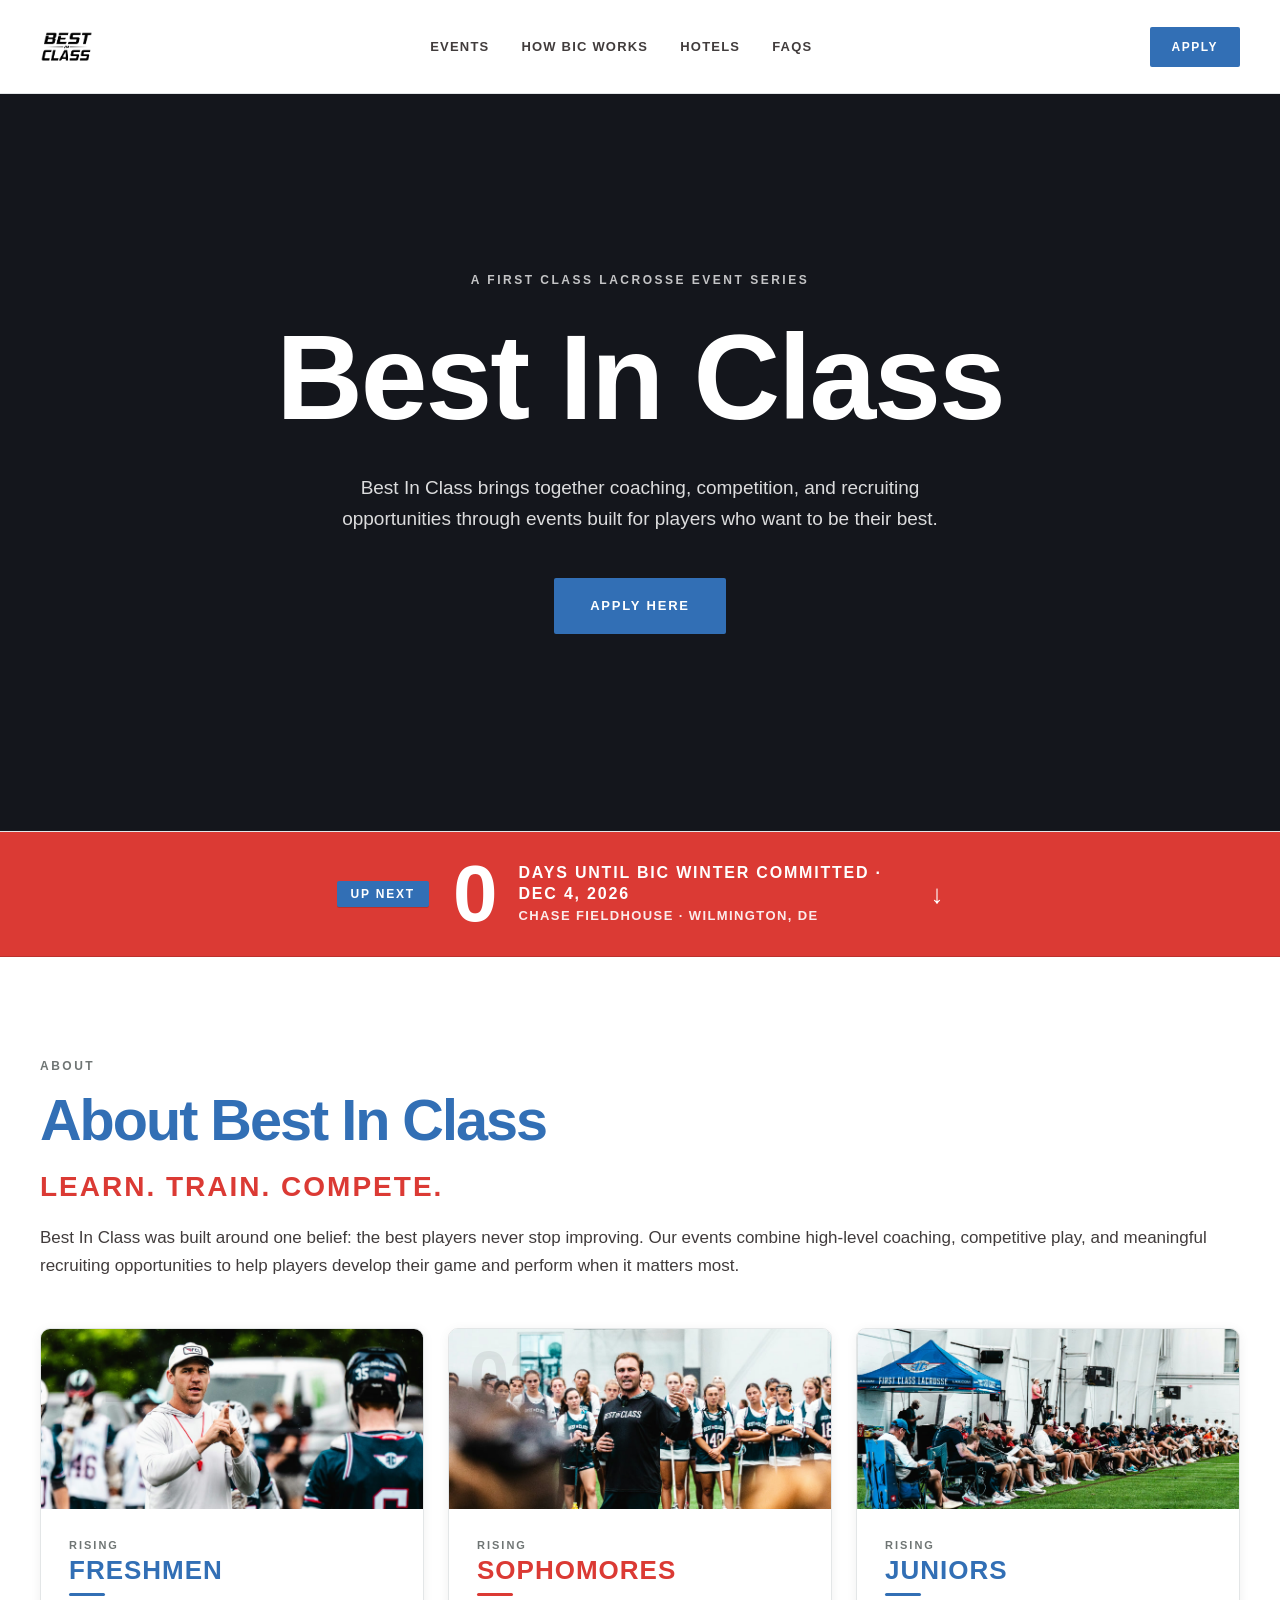
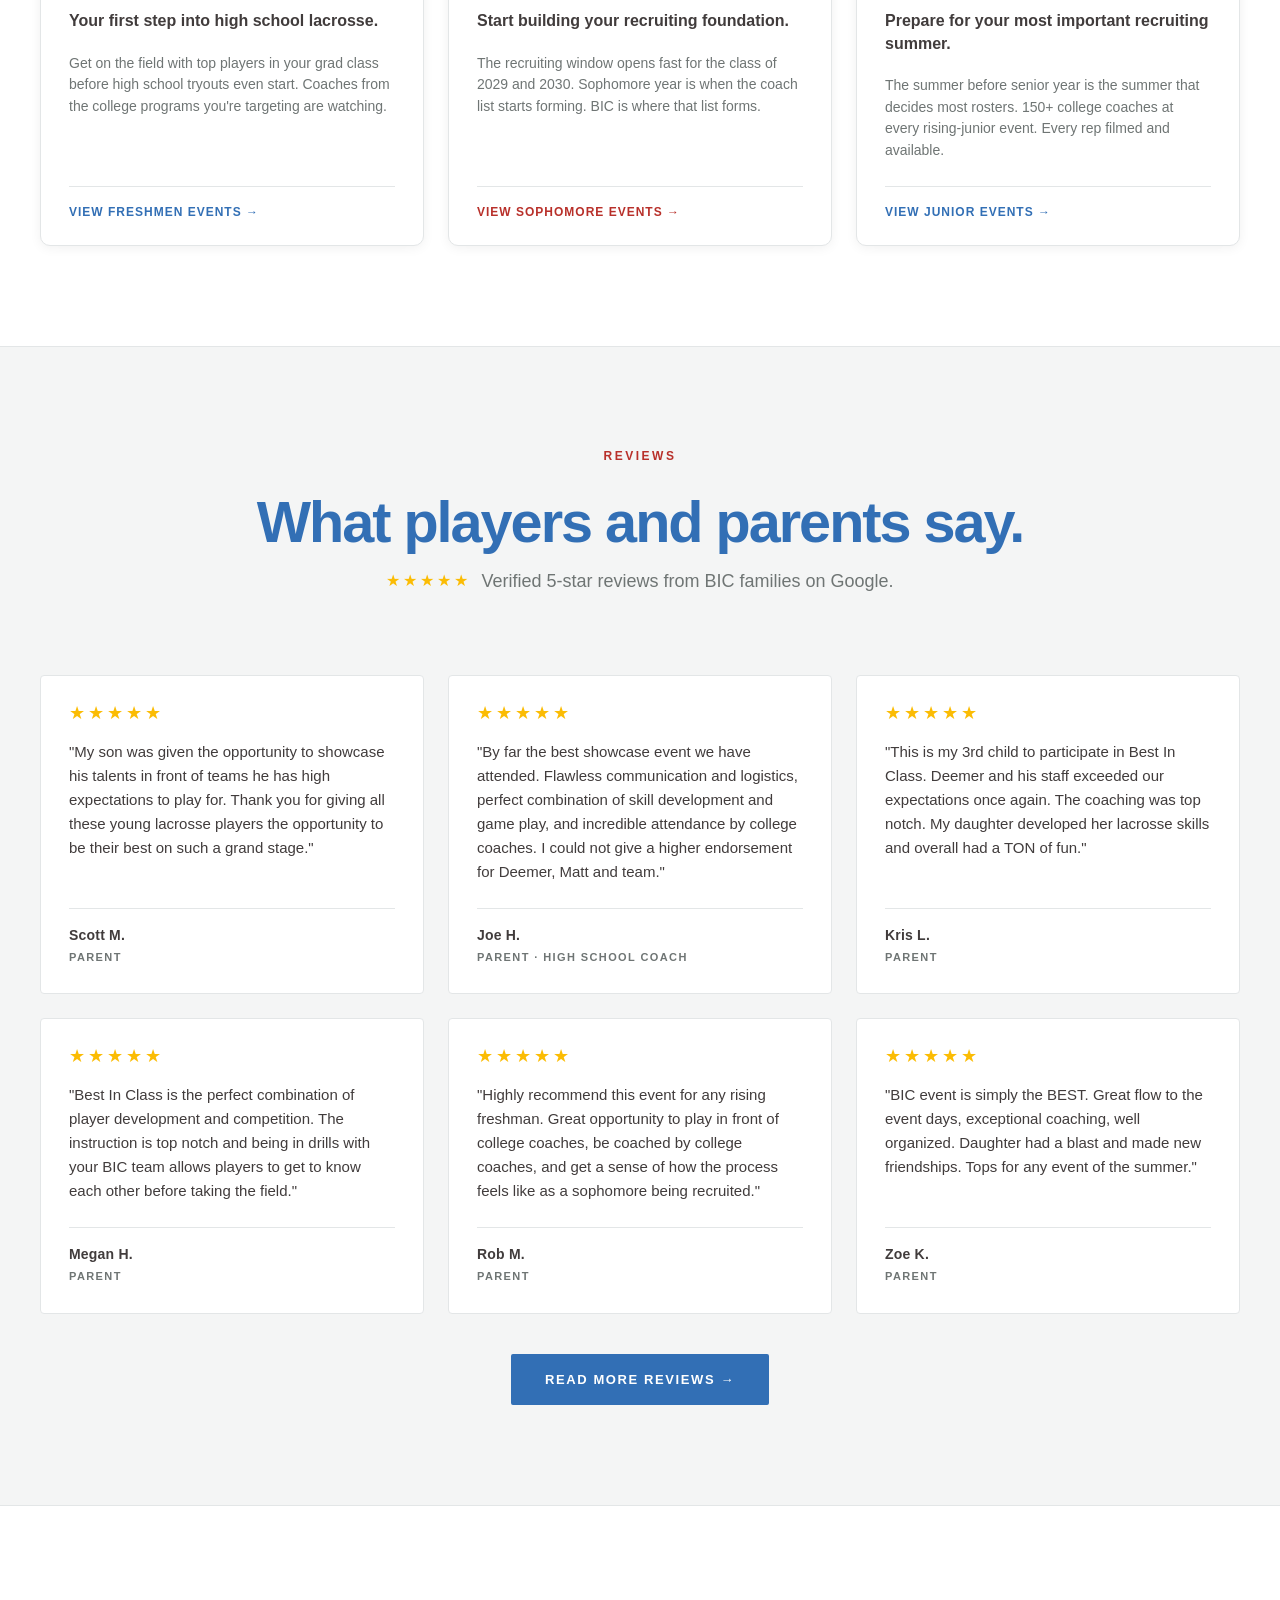
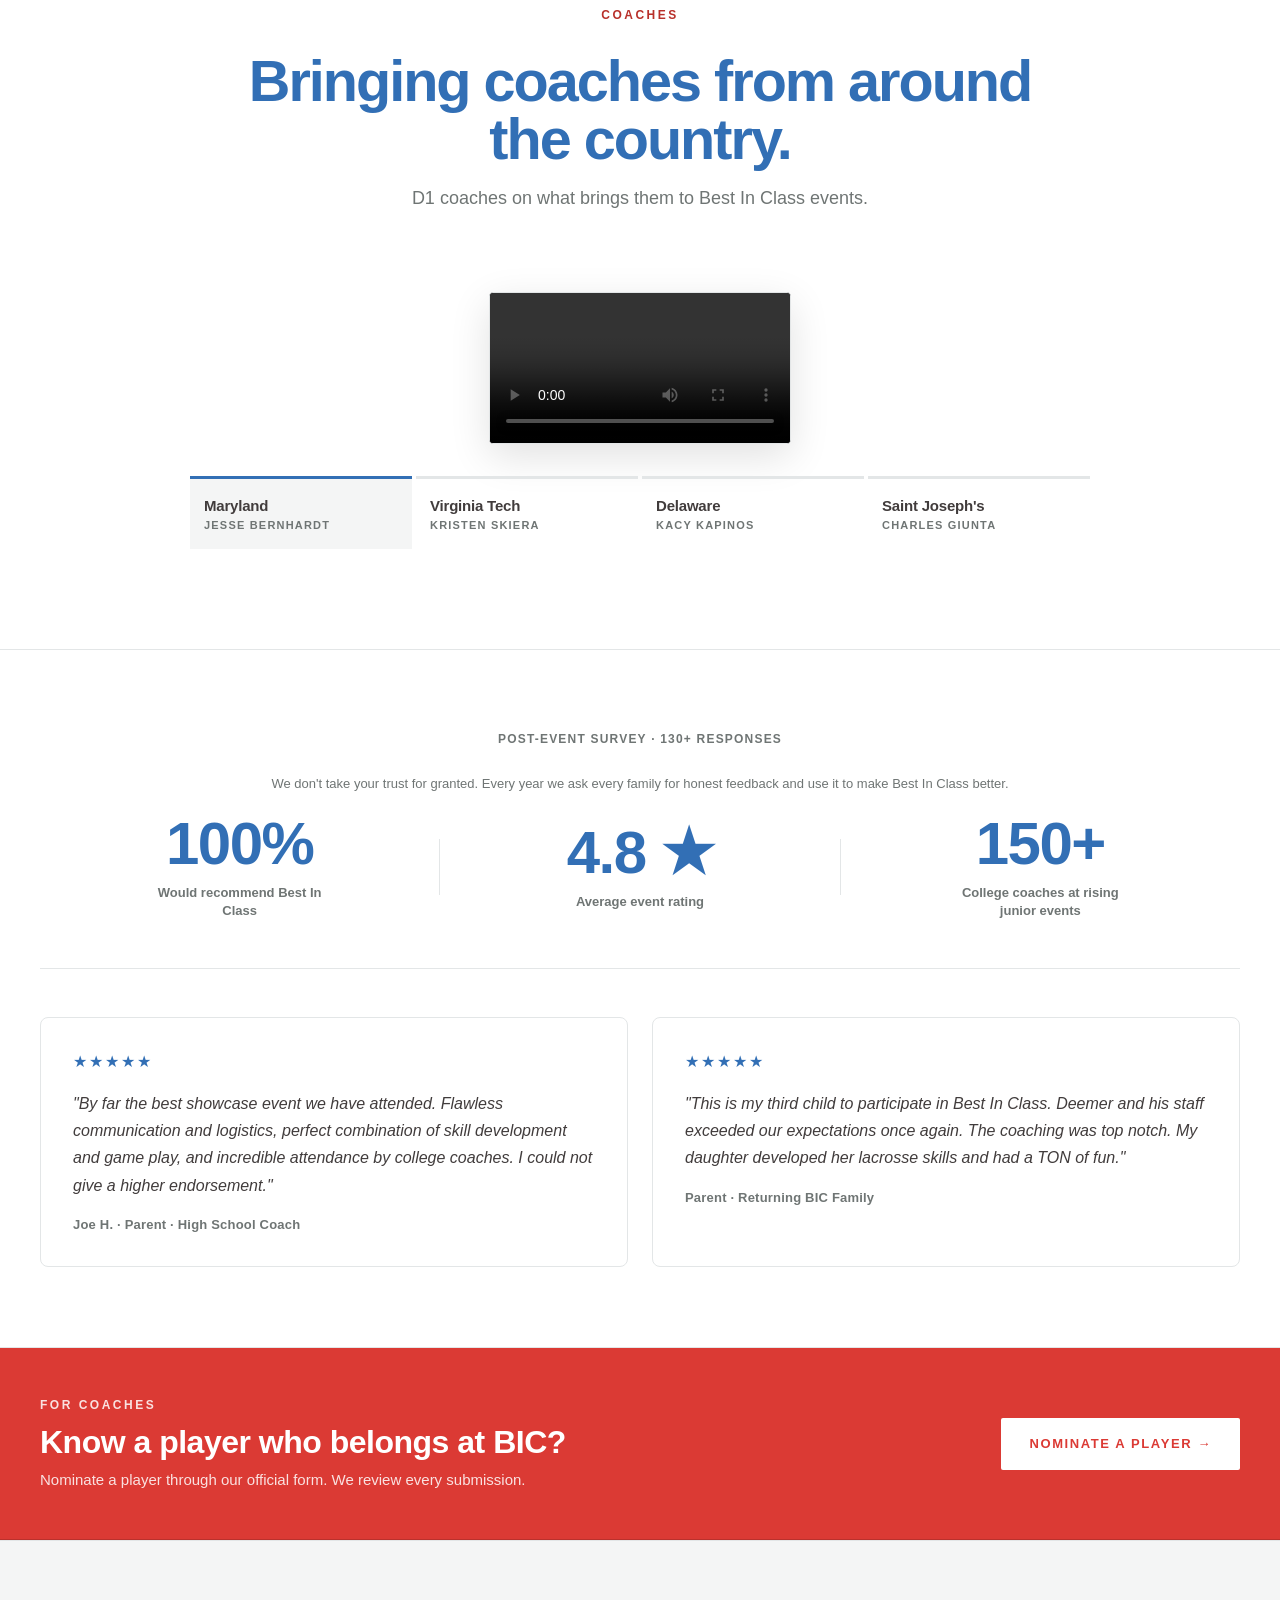
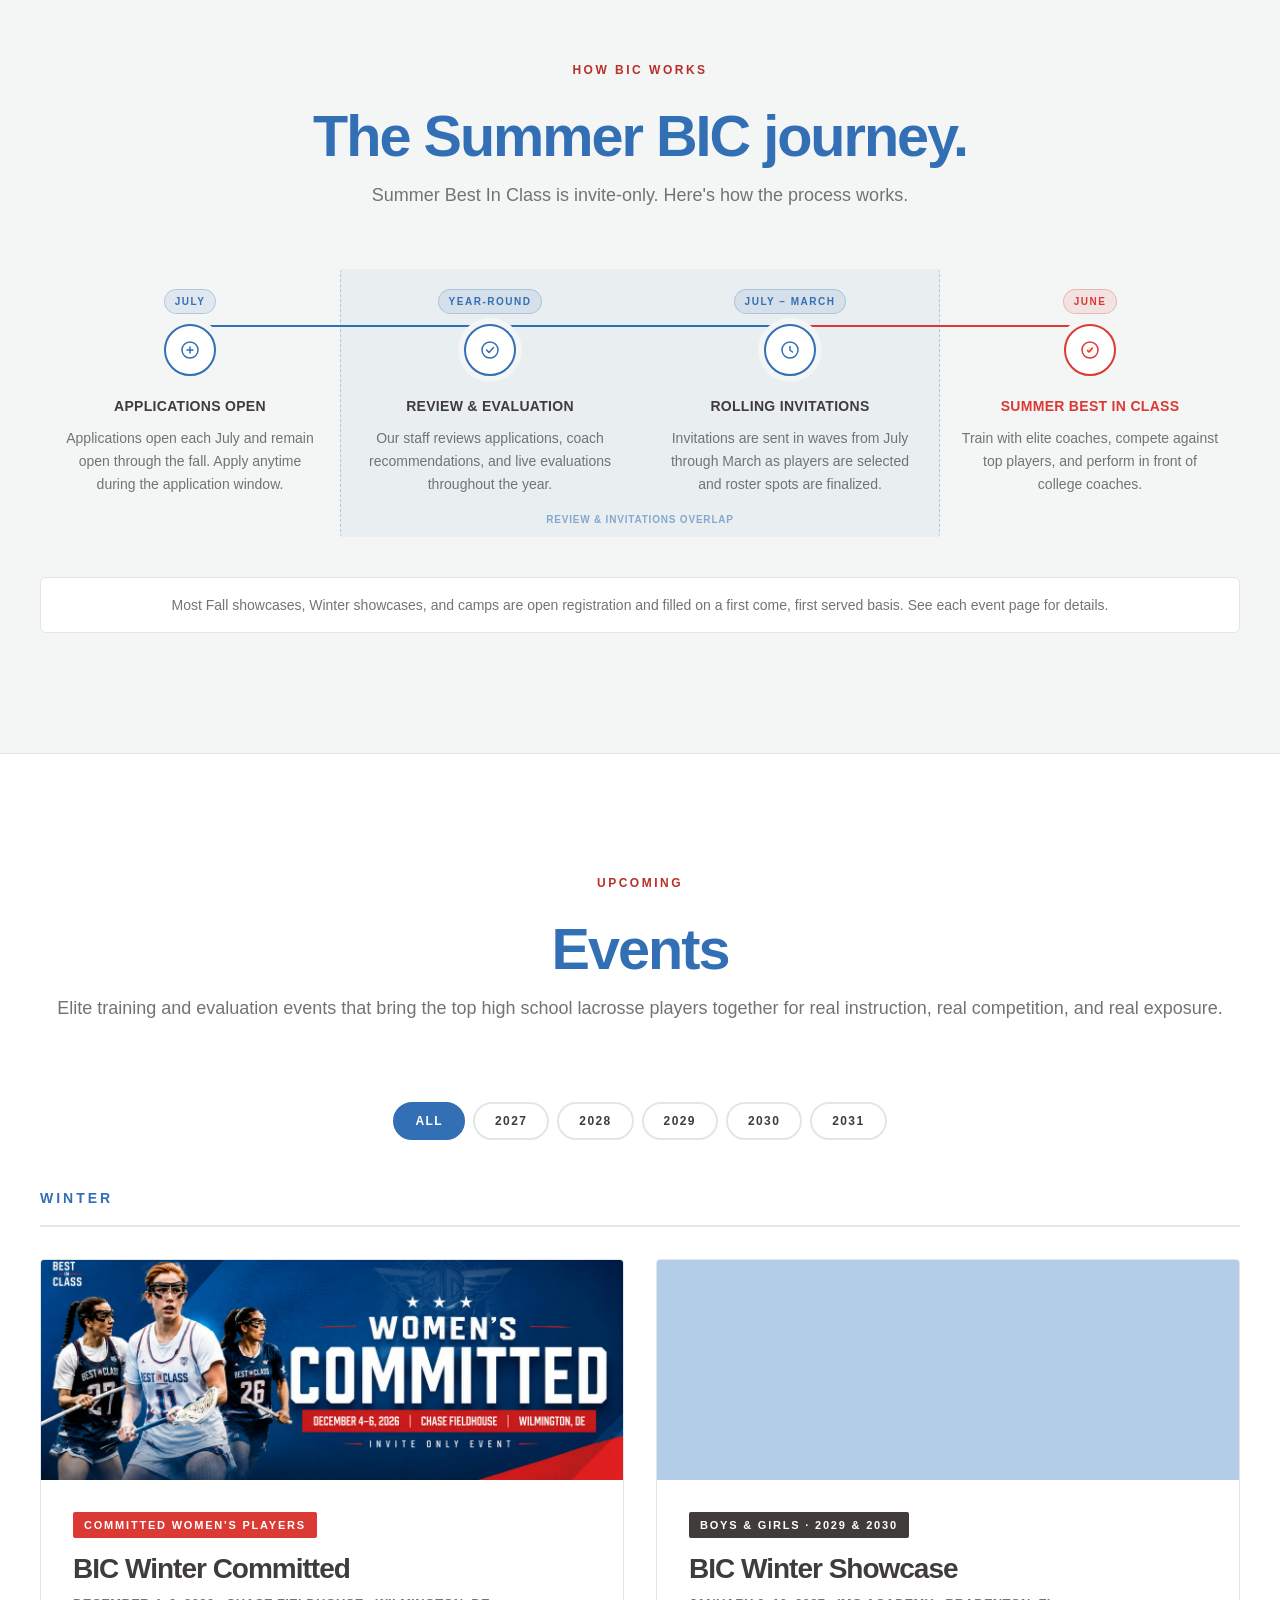
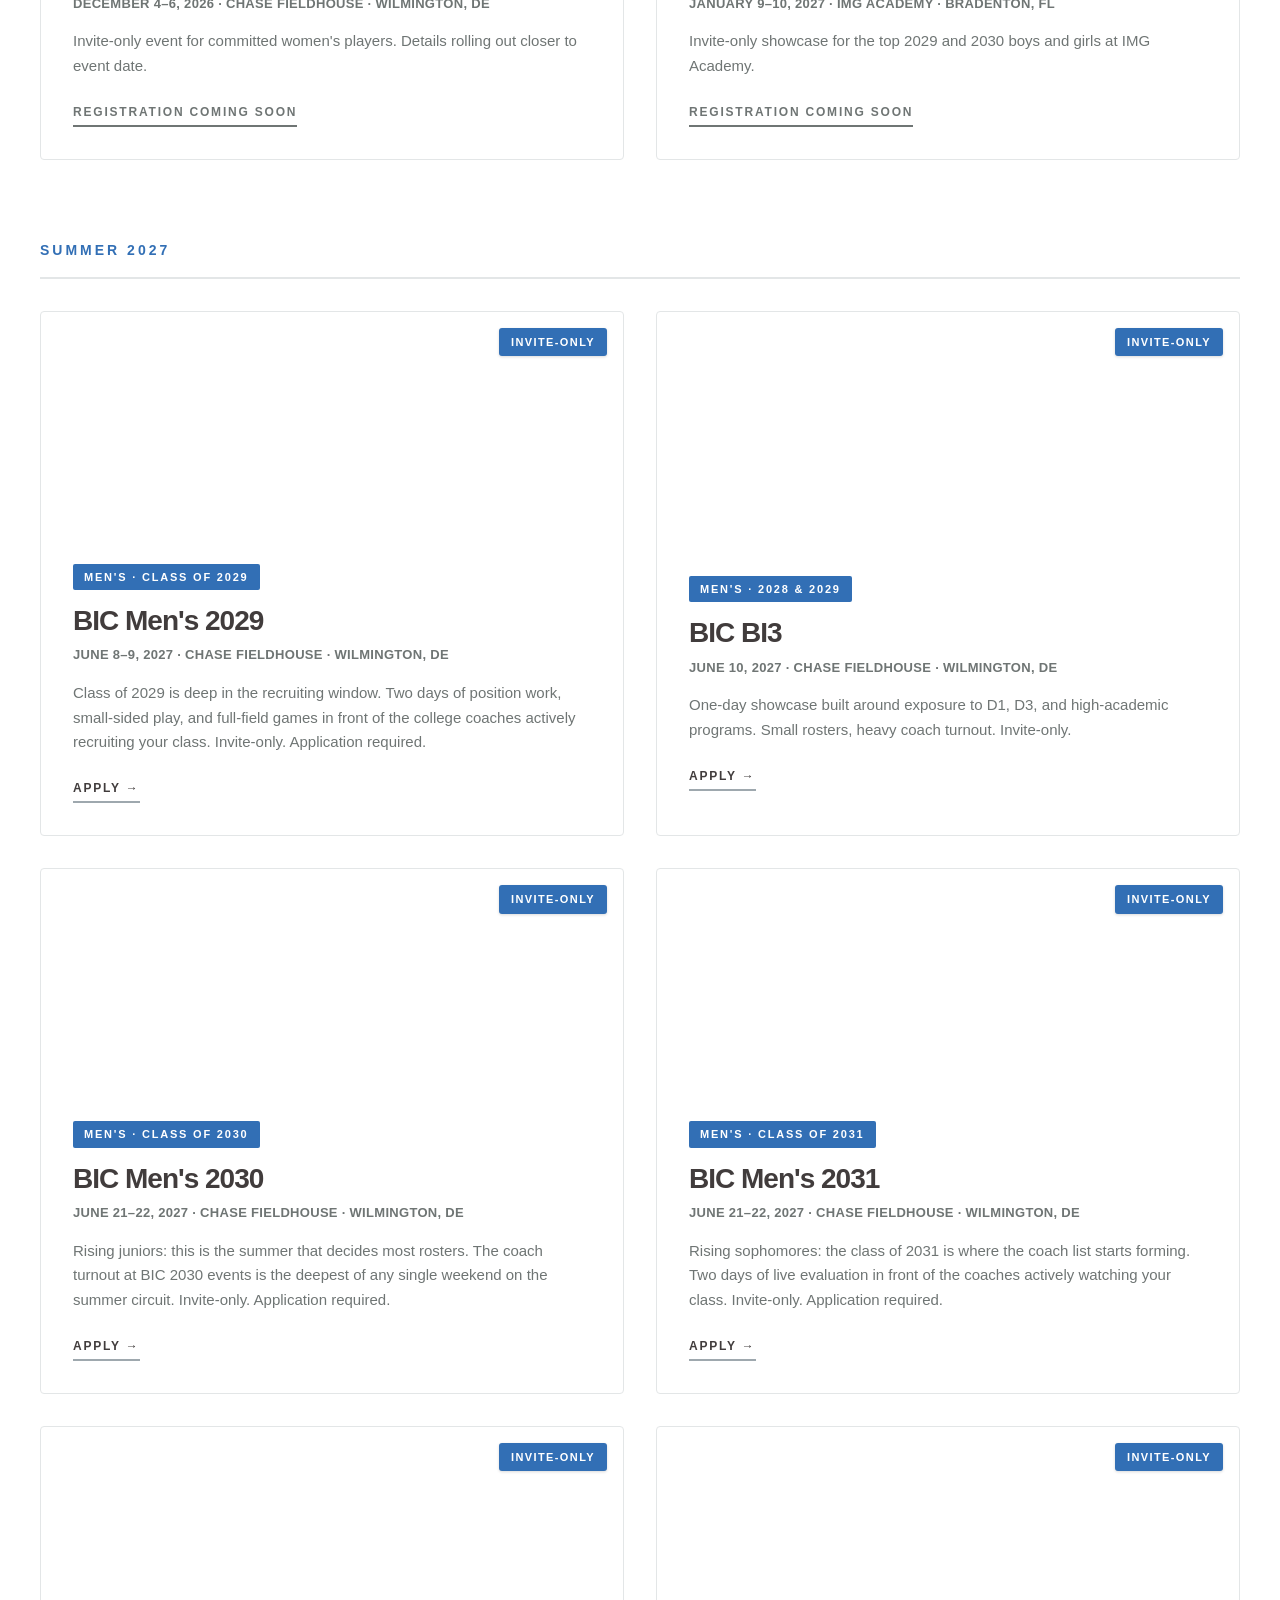
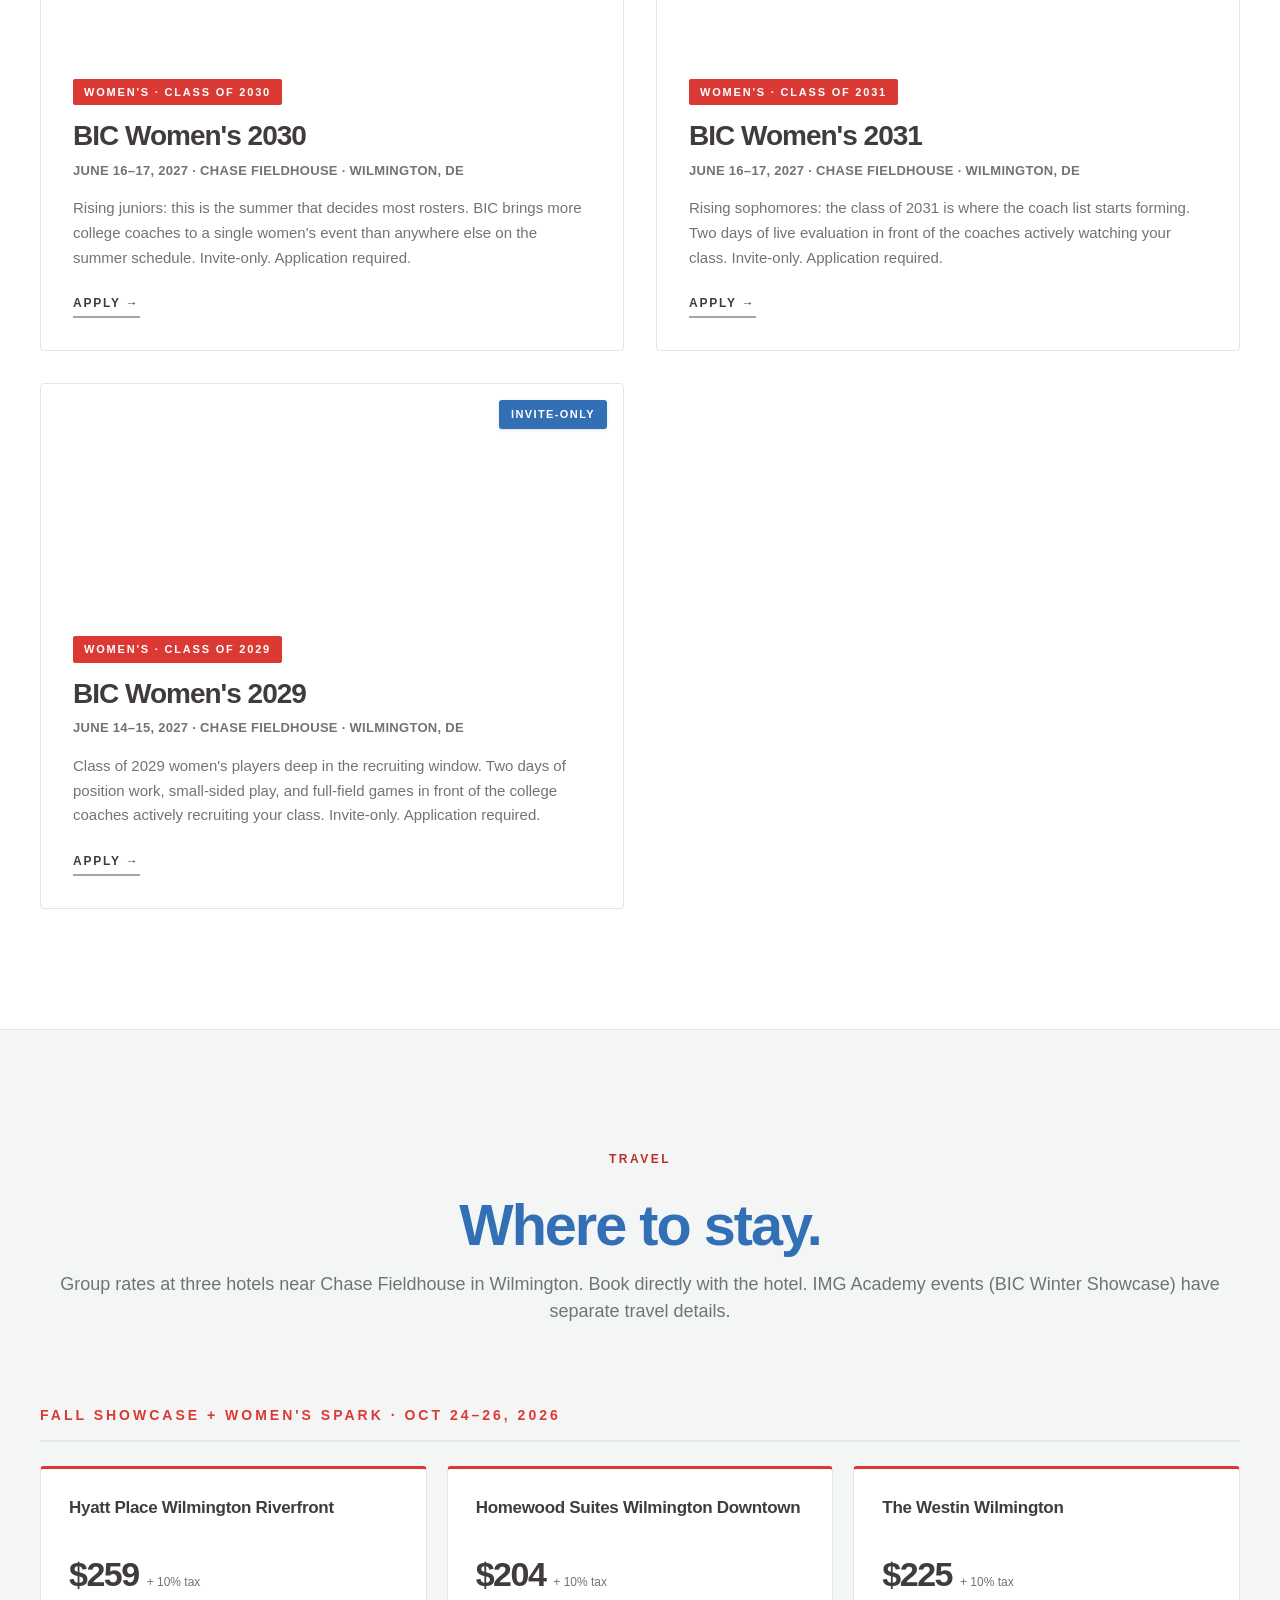
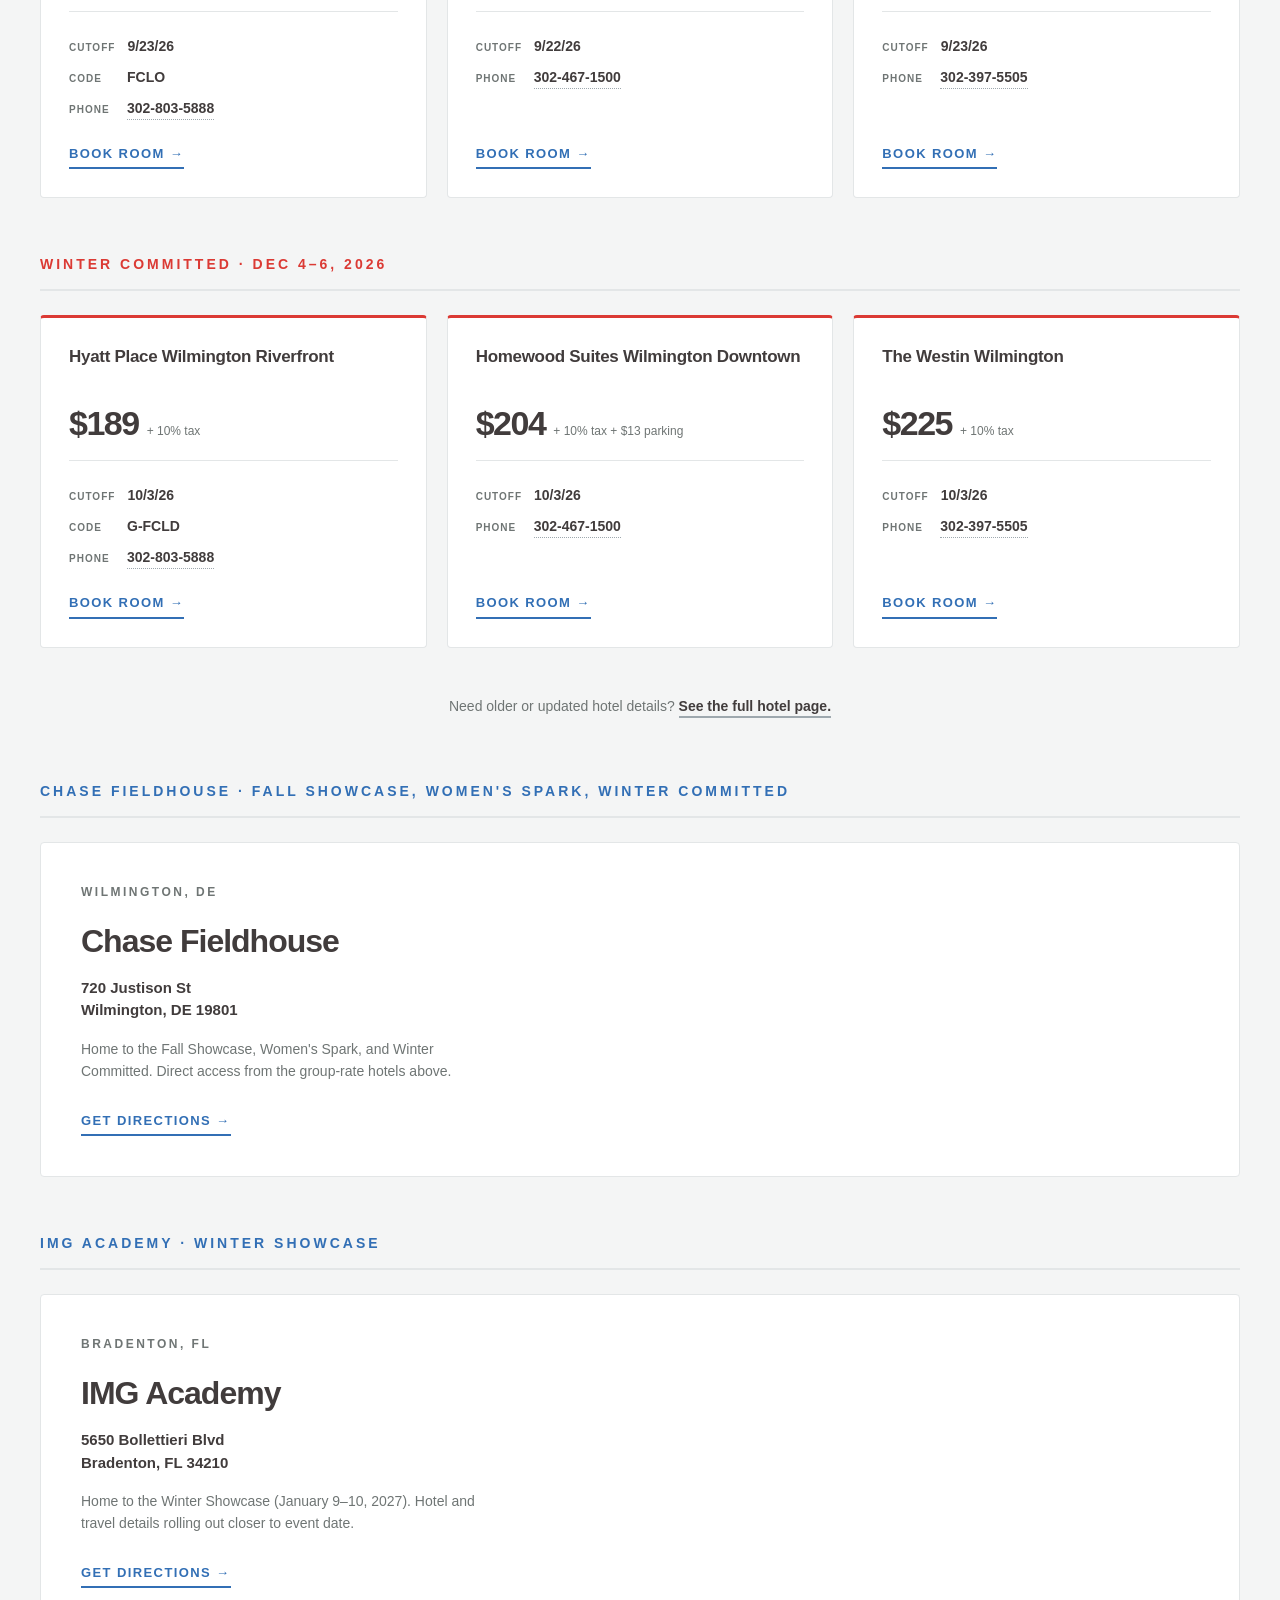
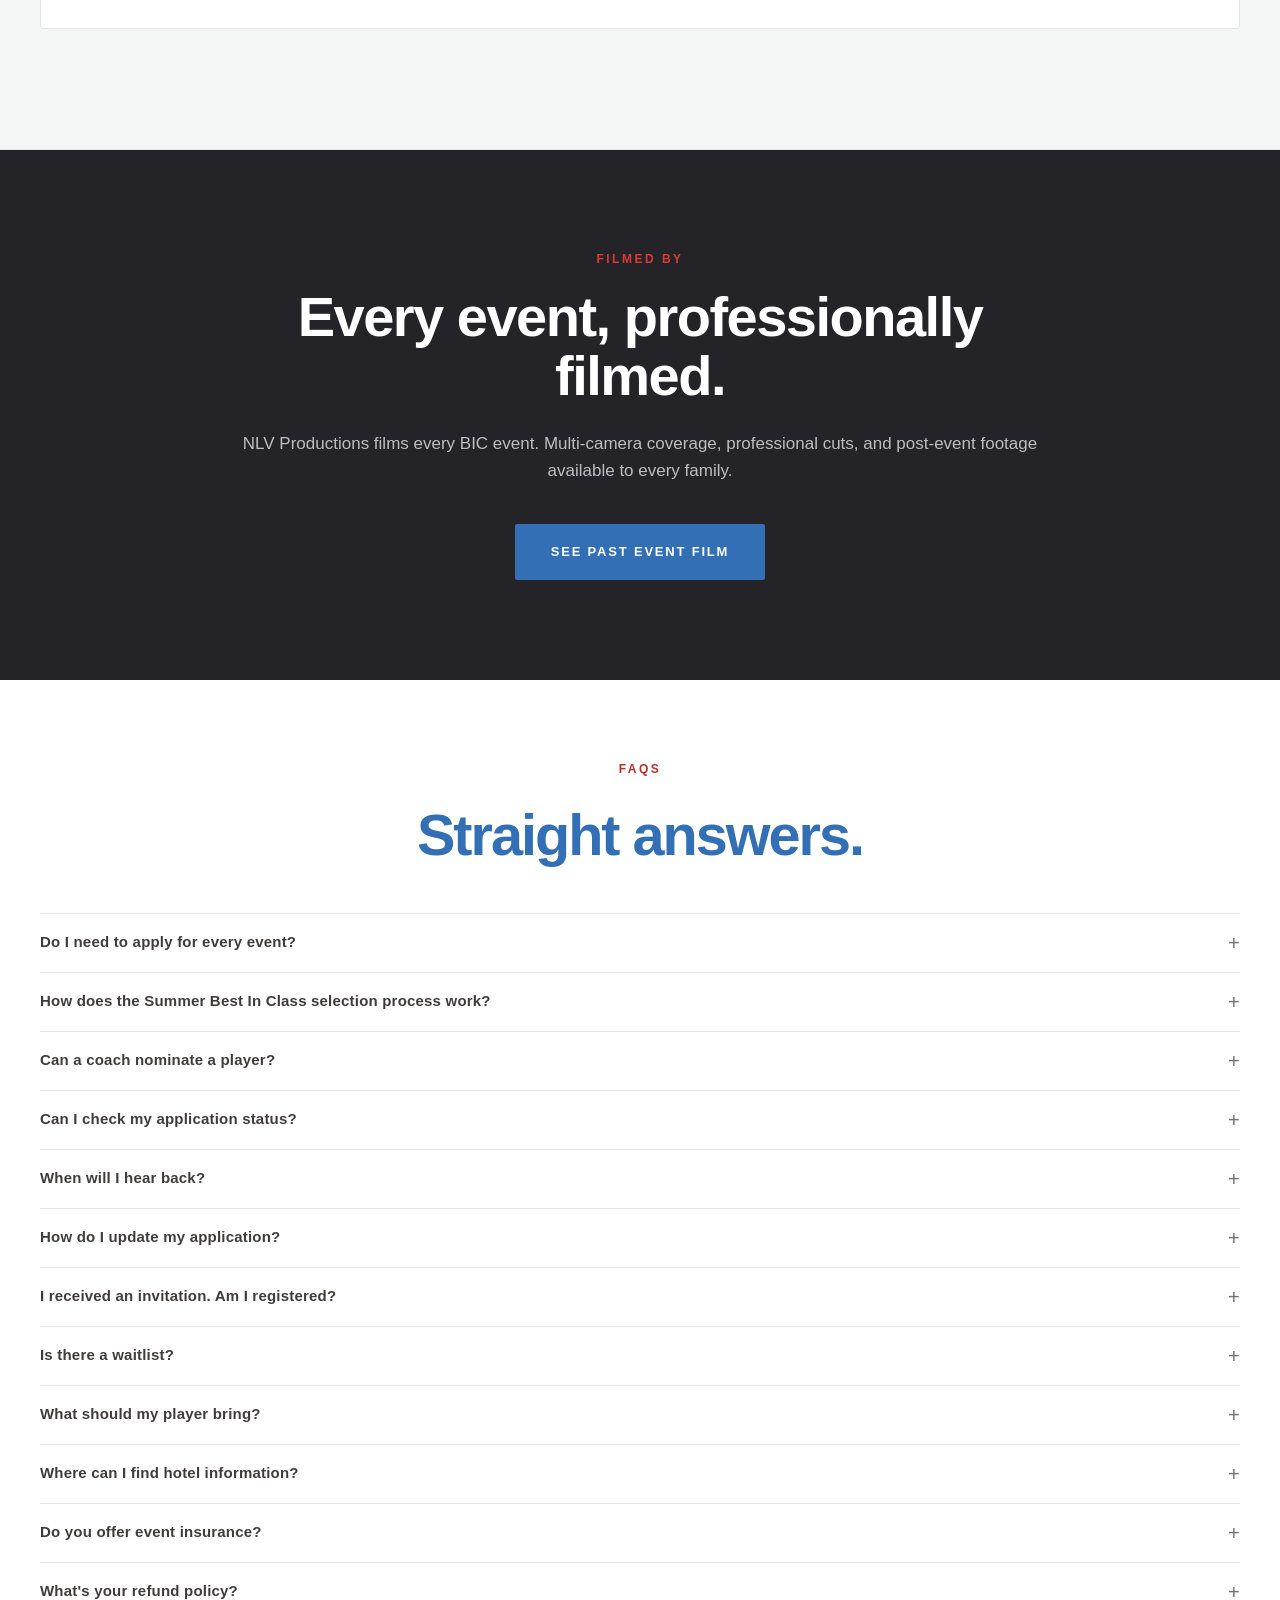
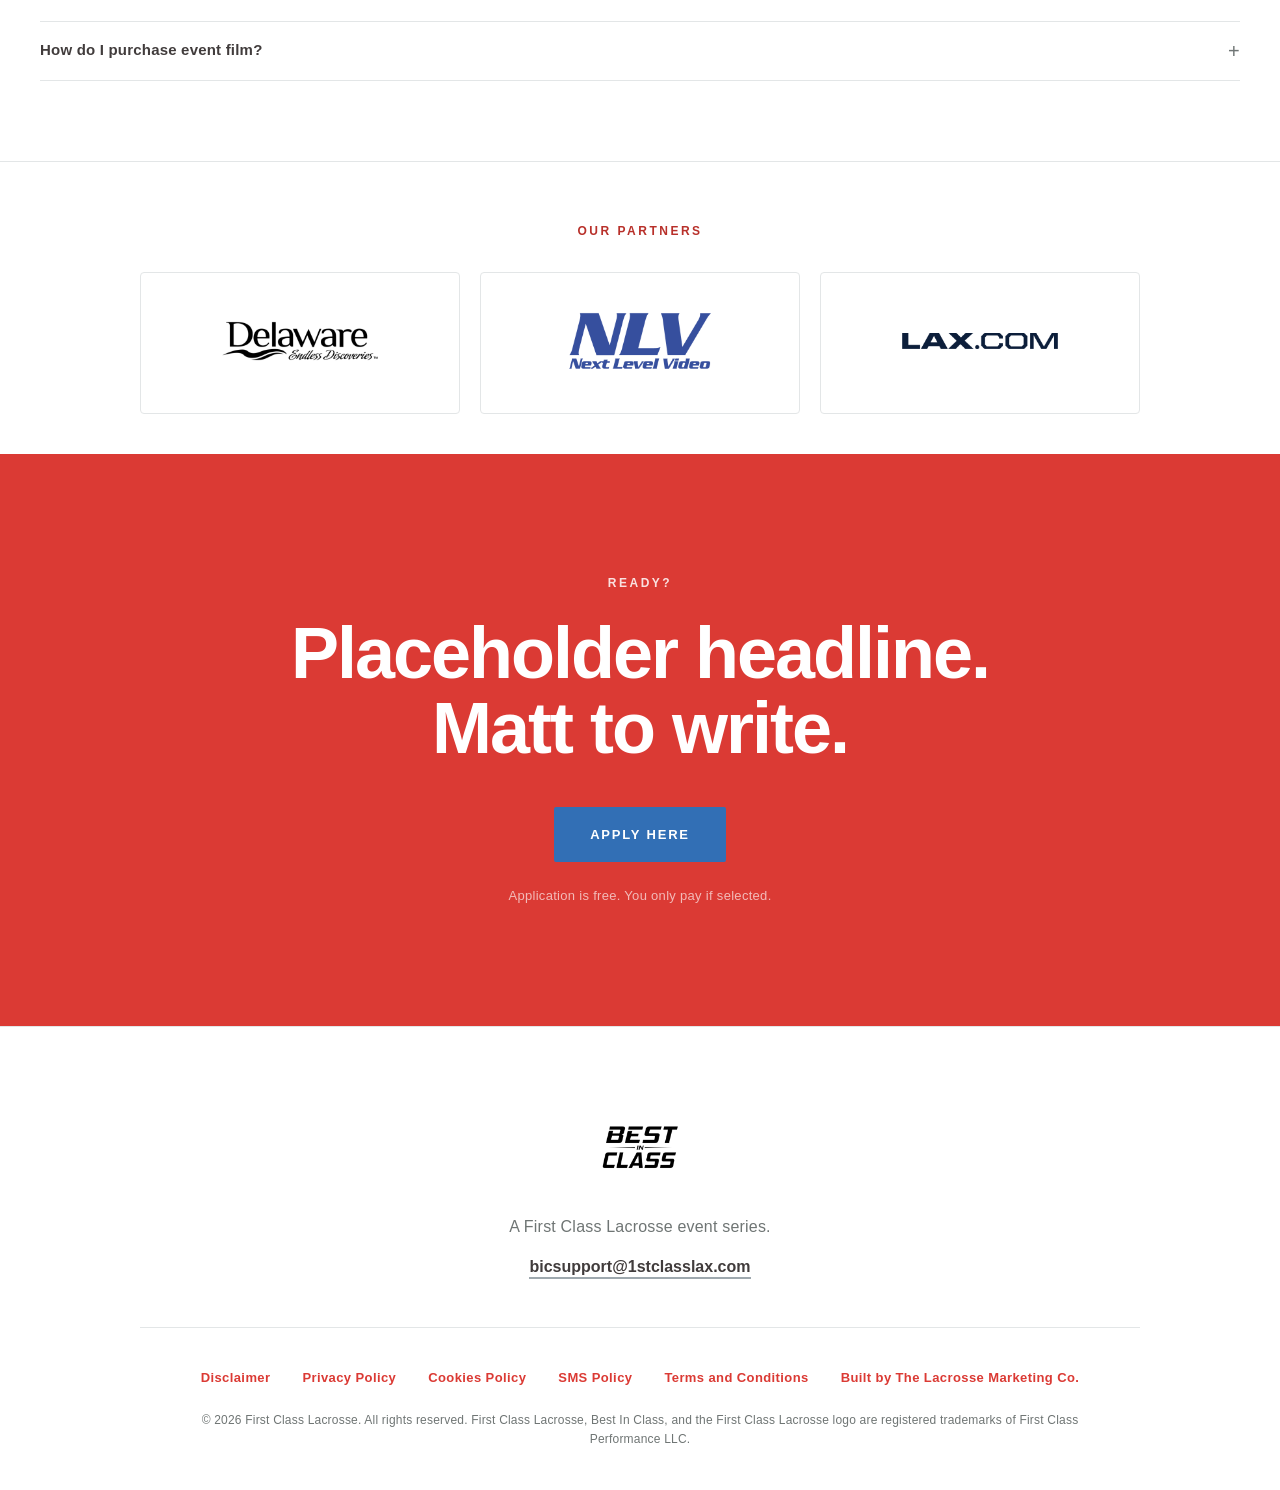
<file: index.html>
<!DOCTYPE html>
<!-- updated 2026-08-27 -->
<html lang="en">
<head>
  <meta charset="UTF-8">
  <meta name="viewport" content="width=device-width, initial-scale=1.0">
  <meta name="description" content="Best In Class — premier lacrosse showcase events by First Class Lacrosse.">

  <!-- Google tag (gtag.js) -->
  <script async src="https://www.googletagmanager.com/gtag/js?id=G-D30DR6T46H"></script>
  <script>
    window.dataLayer = window.dataLayer || [];
    function gtag(){dataLayer.push(arguments);}
    gtag('js', new Date());
    gtag('config', 'G-D30DR6T46H');
  </script>

  <title>Best In Class — Lacrosse Showcase Events</title>
  <link rel="icon" type="image/png" href="/assets/images/bic-logo.png">
  <link rel="stylesheet" href="/assets/styles.css">
</head>
<body>

  <!-- Sticky top nav -->
  <header class="site-header">
    <a href="#top" class="brand" aria-label="Best In Class home">
      <img src="/assets/images/bic-logo.png" alt="Best In Class" class="brand-logo" width="1080" height="1080">
    </a>
    <nav class="site-nav">
      <a href="#events">EVENTS</a>
      <a href="#how-bic-works">HOW BIC WORKS</a>
      <a href="#hotels">HOTELS</a>
      <a href="#faqs">FAQS</a>
    </nav>
    <a href="#apply" class="nav-cta">APPLY</a>
  </header>

  <main id="top">

    <!-- Hero -->
    <section class="hero">
      <video class="hero-video" autoplay muted loop playsinline>
        <source src="https://www.1stclasslax.com/hubfs/bestinclass.com/bic_final_commercial_v1%20(1080p)%20(1).mp4" type="video/mp4">
      </video>
      <div class="hero-overlay"></div>
      <div class="hero-inner">
        <p class="eyebrow">A FIRST CLASS LACROSSE EVENT SERIES</p>
        <h1>Best In Class</h1>
        <p class="tagline">Best In Class brings together coaching, competition, and recruiting opportunities through events built for players who want to be their best.</p>
        <div class="cta-row">
          <a href="#apply" class="cta cta-primary">APPLY HERE</a>
        </div>
      </div>
    </section>

    <!-- Countdown strip -->
    <section class="countdown-strip" data-event-date="2026-10-24">
      <a href="#event-fall-2026" class="countdown-link">
        <span class="countdown-eyebrow">UP NEXT</span>
        <span id="countdown-days">--</span>
        <span class="countdown-label">
          <span class="countdown-line-1">Days Until BIC Fall Showcase · Oct 24, 2026</span>
          <span class="countdown-line-2">Chase Fieldhouse · Wilmington, DE</span>
        </span>
        <span class="countdown-arrow" aria-hidden="true">↓</span>
      </a>
    </section>

    <!-- About Best In Class -->
    <section id="about" class="section about-section">
      <div class="about-intro">
        <p class="eyebrow">ABOUT</p>
        <h2>About Best In Class</h2>
        <p class="learn-train-compete">LEARN. TRAIN. COMPETE.</p>
        <p class="about-body">Best In Class was built around one belief: the best players never stop improving. Our events combine high-level coaching, competitive play, and meaningful recruiting opportunities to help players develop their game and perform when it matters most.</p>
      </div>
      <div class="rising-cards-v2">

        <!-- Card 1: Rising Freshmen -->
        <div class="rc">
          <div class="rc-top">
            <span class="rc-num">01</span>
            <div class="rc-img rc-img--freshmen" style="background-image: url('/assets/images/bic-rising-freshmen.jpg')">
            </div>
          </div>
          <div class="rc-body">
            <p class="rc-label">RISING</p>
            <h3 class="rc-title rc-blue">FRESHMEN</h3>
            <div class="rc-divider rc-divider-blue"></div>
            <p class="rc-tagline">Your first step into high school lacrosse.</p>
            <p class="rc-features-text">Get on the field with top players in your grad class before high school tryouts even start. Coaches from the college programs you're targeting are watching.</p>
            <a href="#apply" class="rc-link rc-link-blue">VIEW FRESHMEN EVENTS →</a>
          </div>
        </div>

        <!-- Card 2: Rising Sophomores -->
        <div class="rc">
          <div class="rc-top">
            <span class="rc-num">02</span>
            <div class="rc-img rc-img--sophomores" style="background-image: url('/assets/images/bic-rising-sophomores.jpg')">
            </div>
          </div>
          <div class="rc-body">
            <p class="rc-label">RISING</p>
            <h3 class="rc-title rc-red">SOPHOMORES</h3>
            <div class="rc-divider rc-divider-red"></div>
            <p class="rc-tagline">Start building your recruiting foundation.</p>
            <p class="rc-features-text">The recruiting window opens fast for the class of 2029 and 2030. Sophomore year is when the coach list starts forming. BIC is where that list forms.</p>
            <a href="#apply" class="rc-link rc-link-red">VIEW SOPHOMORE EVENTS →</a>
          </div>
        </div>

        <!-- Card 3: Rising Juniors -->
        <div class="rc">
          <div class="rc-top">
            <span class="rc-num">03</span>
            <div class="rc-img rc-img--juniors" style="background-image: url('/assets/images/bic-rising-juniors.jpg')">
            </div>
          </div>
          <div class="rc-body">
            <p class="rc-label">RISING</p>
            <h3 class="rc-title rc-blue">JUNIORS</h3>
            <div class="rc-divider rc-divider-blue"></div>
            <p class="rc-tagline">Prepare for your most important recruiting summer.</p>
            <p class="rc-features-text">The summer before senior year is the summer that decides most rosters. 150+ college coaches at every rising-junior event. Every rep filmed and available.</p>
            <a href="#apply" class="rc-link rc-link-blue">VIEW JUNIOR EVENTS →</a>
          </div>
        </div>

      </div>
    </section>

    <!-- Google Reviews -->
    <section id="reviews" class="reviews-section section-alt">
      <div class="section-head">
        <p class="eyebrow">REVIEWS</p>
        <h2>What players and parents say.</h2>
        <p class="lede review-lede"><span class="review-stars-lede">★★★★★</span> Verified 5-star reviews from BIC families on Google.</p>
      </div>

      <div class="reviews-grid">

        <blockquote class="review-card">
          <div class="review-stars">★★★★★</div>
          <p class="review-quote">"My son was given the opportunity to showcase his talents in front of teams he has high expectations to play for. Thank you for giving all these young lacrosse players the opportunity to be their best on such a grand stage."</p>
          <cite class="review-attribution">
            <span class="review-name">Scott M.</span>
            <span class="review-role">Parent</span>
          </cite>
        </blockquote>

        <blockquote class="review-card">
          <div class="review-stars">★★★★★</div>
          <p class="review-quote">"By far the best showcase event we have attended. Flawless communication and logistics, perfect combination of skill development and game play, and incredible attendance by college coaches. I could not give a higher endorsement for Deemer, Matt and team."</p>
          <cite class="review-attribution">
            <span class="review-name">Joe H.</span>
            <span class="review-role">Parent · High School Coach</span>
          </cite>
        </blockquote>

        <blockquote class="review-card">
          <div class="review-stars">★★★★★</div>
          <p class="review-quote">"This is my 3rd child to participate in Best In Class. Deemer and his staff exceeded our expectations once again. The coaching was top notch. My daughter developed her lacrosse skills and overall had a TON of fun."</p>
          <cite class="review-attribution">
            <span class="review-name">Kris L.</span>
            <span class="review-role">Parent</span>
          </cite>
        </blockquote>

        <blockquote class="review-card">
          <div class="review-stars">★★★★★</div>
          <p class="review-quote">"Best In Class is the perfect combination of player development and competition. The instruction is top notch and being in drills with your BIC team allows players to get to know each other before taking the field."</p>
          <cite class="review-attribution">
            <span class="review-name">Megan H.</span>
            <span class="review-role">Parent</span>
          </cite>
        </blockquote>

        <blockquote class="review-card">
          <div class="review-stars">★★★★★</div>
          <p class="review-quote">"Highly recommend this event for any rising freshman. Great opportunity to play in front of college coaches, be coached by college coaches, and get a sense of how the process feels like as a sophomore being recruited."</p>
          <cite class="review-attribution">
            <span class="review-name">Rob M.</span>
            <span class="review-role">Parent</span>
          </cite>
        </blockquote>

        <blockquote class="review-card">
          <div class="review-stars">★★★★★</div>
          <p class="review-quote">"BIC event is simply the BEST. Great flow to the event days, exceptional coaching, well organized. Daughter had a blast and made new friendships. Tops for any event of the summer."</p>
          <cite class="review-attribution">
            <span class="review-name">Zoe K.</span>
            <span class="review-role">Parent</span>
          </cite>
        </blockquote>

      </div>

      <div class="reviews-cta-row">
        <button type="button" id="reviews-more-btn" class="reviews-more-btn">READ MORE REVIEWS &rarr;</button>
      </div>
    </section>

    <!-- Reviews modal (carousel of 15 more reviews) -->
    <div id="reviews-modal" class="reviews-modal" role="dialog" aria-modal="true" aria-labelledby="reviews-modal-heading">
      <div class="reviews-modal-inner">
        <button type="button" class="reviews-modal-close" aria-label="Close">&times;</button>
        <p class="reviews-modal-eyebrow" id="reviews-modal-heading">Verified Google Reviews</p>
        <div class="reviews-modal-stars">★★★★★</div>
        <blockquote class="reviews-modal-quote"></blockquote>
        <cite class="reviews-modal-attribution">
          <span class="reviews-modal-name"></span>
          <span class="reviews-modal-role"></span>
        </cite>
        <div class="reviews-modal-nav">
          <button type="button" class="reviews-modal-prev" aria-label="Previous review">&larr; Prev</button>
          <span class="reviews-modal-counter"></span>
          <button type="button" class="reviews-modal-next" aria-label="Next review">Next &rarr;</button>
        </div>
      </div>
    </div>

    <!-- Coach videos — Why I'm Here -->
    <section id="coaches" class="coaches-section">
      <div class="section-head">
        <p class="eyebrow">COACHES</p>
        <h2>Bringing coaches from around the country.</h2>
        <p class="lede">D1 coaches on what brings them to Best In Class events.</p>
      </div>

      <div class="coaches-player">
        <video id="coach-featured-video"
          controls
          preload="metadata"
          playsinline
          src="https://www.1stclasslax.com/hubfs/bestinclass.com/Maryland%20Why%20Im%20Here.mp4"
        ></video>
      </div>

      <div class="coaches-tabs" role="group" aria-label="Choose a coach video">
        <button type="button" class="coach-tab active" data-video="https://www.1stclasslax.com/hubfs/bestinclass.com/Maryland%20Why%20Im%20Here.mp4" data-school="Maryland">
          <span class="coach-tab-school">Maryland</span>
          <span class="coach-tab-title">Jesse Bernhardt</span>
        </button>
        <button type="button" class="coach-tab" data-video="https://www.1stclasslax.com/hubfs/bestinclass.com/Virginia%20Tech%20Why%20Im%20Here.mp4" data-school="Virginia Tech">
          <span class="coach-tab-school">Virginia Tech</span>
          <span class="coach-tab-title">Kristen Skiera</span>
        </button>
        <button type="button" class="coach-tab" data-video="https://www.1stclasslax.com/hubfs/bestinclass.com/Delaware%20Why%20Im%20Here.mp4" data-school="Delaware">
          <span class="coach-tab-school">Delaware</span>
          <span class="coach-tab-title">Kacy Kapinos</span>
        </button>
        <button type="button" class="coach-tab" data-video="https://www.1stclasslax.com/hubfs/bestinclass.com/Saint%20Josephs%20Why%20Im%20Here.mp4" data-school="Saint Joseph's">
          <span class="coach-tab-school">Saint Joseph's</span>
          <span class="coach-tab-title">Charles Giunta</span>
        </button>
      </div>
    </section>

    <!-- Social proof section -->
    <section class="social-proof">
      <div class="sp-inner">

        <!-- Stats row -->
        <div class="sp-stats-row">
          <p class="sp-source">Post-event survey &middot; 130+ responses</p>
          <p class="sp-survey-note">We don't take your trust for granted. Every year we ask every family for honest feedback and use it to make Best In Class better.</p>
          <div class="sp-stats">
            <div class="sp-stat">
              <span class="sp-stat-num">100%</span>
              <span class="sp-stat-lbl">Would recommend Best In Class</span>
            </div>
            <div class="sp-stat-divider"></div>
            <div class="sp-stat">
              <span class="sp-stat-num">4.8 &#9733;</span>
              <span class="sp-stat-lbl">Average event rating</span>
            </div>
            <div class="sp-stat-divider"></div>
            <div class="sp-stat">
              <span class="sp-stat-num">150+</span>
              <span class="sp-stat-lbl">College coaches at rising junior events</span>
            </div>
          </div>
        </div>

        <!-- Testimonial cards -->
        <div class="sp-quotes">
          <blockquote class="sp-quote">
            <div class="sp-stars">&#9733;&#9733;&#9733;&#9733;&#9733;</div>
            <p class="sp-quote-text">"By far the best showcase event we have attended. Flawless communication and logistics, perfect combination of skill development and game play, and incredible attendance by college coaches. I could not give a higher endorsement."</p>
            <cite class="sp-cite">Joe H. &middot; Parent &middot; High School Coach</cite>
          </blockquote>
          <blockquote class="sp-quote">
            <div class="sp-stars">&#9733;&#9733;&#9733;&#9733;&#9733;</div>
            <p class="sp-quote-text">"This is my third child to participate in Best In Class. Deemer and his staff exceeded our expectations once again. The coaching was top notch. My daughter developed her lacrosse skills and had a TON of fun."</p>
            <cite class="sp-cite">Parent &middot; Returning BIC Family</cite>
          </blockquote>
        </div>

      </div>
    </section>

    <!-- For Coaches strip -->
    <section id="coaches-nominate" class="coaches-strip">
      <div class="coaches-strip-inner">
        <div class="coaches-strip-content">
          <p class="eyebrow">FOR COACHES</p>
          <h3>Know a player who belongs at BIC?</h3>
          <p class="coaches-strip-note">Nominate a player through our official form. We review every submission.</p>
        </div>
        <a href="https://docs.google.com/forms/d/e/1FAIpQLScB66ZA_Y99llZ8U5Os9ecXJJDSLoG495WK0a5CXhdUoQVe-g/viewform" target="_blank" rel="noopener" class="coaches-strip-cta">NOMINATE A PLAYER &rarr;</a>
      </div>
    </section>

    <!-- How BIC Works -->
    <section id="how-bic-works" class="section section-alt">
      <div class="section-head">
        <p class="eyebrow">HOW BIC WORKS</p>
        <h2>The Summer BIC journey.</h2>
        <p class="lede">Summer Best In Class is invite-only. Here's how the process works.</p>
      </div>

      <div class="bic-timeline">

        <div class="bt-connector" aria-hidden="true"></div>
        <div class="bt-connector-end" aria-hidden="true"></div>
        <div class="bt-overlap-band" aria-hidden="true"><span class="bt-overlap-label">Review &amp; invitations overlap</span></div>

        <div class="bt-step">
          <div class="bt-date-chip">JULY</div>
          <div class="bt-node" aria-hidden="true">
            <svg width="18" height="18" viewBox="0 0 18 18" fill="none" xmlns="http://www.w3.org/2000/svg"><circle cx="9" cy="9" r="8" stroke="currentColor" stroke-width="1.5"/><path d="M6 9h6M9 6v6" stroke="currentColor" stroke-width="1.5" stroke-linecap="round"/></svg>
          </div>
          <div class="bt-content">
            <h3 class="bt-title">Applications open</h3>
            <p class="bt-body">Applications open each July and remain open through the fall. Apply anytime during the application window.</p>
          </div>
        </div>

        <div class="bt-step">
          <div class="bt-date-chip">YEAR-ROUND</div>
          <div class="bt-node" aria-hidden="true">
            <svg width="18" height="18" viewBox="0 0 18 18" fill="none" xmlns="http://www.w3.org/2000/svg"><circle cx="9" cy="9" r="8" stroke="currentColor" stroke-width="1.5"/><path d="M5.5 9l2.5 2.5 4.5-5" stroke="currentColor" stroke-width="1.5" stroke-linecap="round" stroke-linejoin="round"/></svg>
          </div>
          <div class="bt-content">
            <h3 class="bt-title">Review &amp; evaluation</h3>
            <p class="bt-body">Our staff reviews applications, coach recommendations, and live evaluations throughout the year.</p>
          </div>
        </div>

        <div class="bt-step">
          <div class="bt-date-chip">JULY – MARCH</div>
          <div class="bt-node" aria-hidden="true">
            <svg width="18" height="18" viewBox="0 0 18 18" fill="none" xmlns="http://www.w3.org/2000/svg"><circle cx="9" cy="9" r="8" stroke="currentColor" stroke-width="1.5"/><path d="M9 5.5v3.75L11.5 11" stroke="currentColor" stroke-width="1.5" stroke-linecap="round" stroke-linejoin="round"/></svg>
          </div>
          <div class="bt-content">
            <h3 class="bt-title">Rolling invitations</h3>
            <p class="bt-body">Invitations are sent in waves from July through March as players are selected and roster spots are finalized.</p>
          </div>
        </div>

        <div class="bt-step bt-step--destination">
          <div class="bt-date-chip bt-date-chip--red">JUNE</div>
          <div class="bt-node bt-node--red" aria-hidden="true">
            <svg width="18" height="18" viewBox="0 0 18 18" fill="none" xmlns="http://www.w3.org/2000/svg"><circle cx="9" cy="9" r="8" stroke="currentColor" stroke-width="1.5"/><path d="M6.5 9.5l1.5 1.5 3.5-4" stroke="currentColor" stroke-width="1.5" stroke-linecap="round" stroke-linejoin="round"/><circle cx="9" cy="9" r="3" stroke="currentColor" stroke-width="0" fill="currentColor" opacity="0.15"/></svg>
          </div>
          <div class="bt-content">
            <h3 class="bt-title">Summer Best In Class</h3>
            <p class="bt-body">Train with elite coaches, compete against top players, and perform in front of college coaches.</p>
          </div>
        </div>

      </div>

      <div class="bic-open-callout">
        <p>Most Fall showcases, Winter showcases, and camps are open registration and filled on a first come, first served basis. See each event page for details.</p>
      </div>

    </section>

    <!-- Events — vertical stack -->
    <section id="events" class="section">
      <div class="section-head">
        <p class="eyebrow">UPCOMING</p>
        <h2>Events</h2>
        <p class="lede">Elite training and evaluation events that bring the top high school lacrosse players together for real instruction, real competition, and real exposure.</p>
      </div>

      <div class="events-filter" role="group" aria-label="Filter events by grad class">
        <button class="events-filter-pill active" data-filter="all">All</button>
        <button class="events-filter-pill" data-filter="2027">2027</button>
        <button class="events-filter-pill" data-filter="2028">2028</button>
        <button class="events-filter-pill" data-filter="2029">2029</button>
        <button class="events-filter-pill" data-filter="2030">2030</button>
        <button class="events-filter-pill" data-filter="2031">2031</button>
      </div>

      <div class="event-groups">

        <div class="event-group" id="event-fall-2026">
          <h3 class="event-group-label">Fall</h3>
          <div class="event-grid">

            <article class="event-row" data-grads="2029,2030" data-event-start="2026-10-24" data-event-end="2026-10-26">
              <div class="event-image" style="background-image: url('/assets/images/bic-fall-showcase-mens.jpg'); background-size: cover; background-position: center;" aria-hidden="true">
                <span class="event-status event-status-open">OPEN</span>
              </div>
              <div class="event-body">
                <p class="event-tag event-tag-mens">MEN'S · 2029 &amp; 2030</p>
                <h3>BIC Men's Fall Showcase</h3>
                <p class="event-meta">October 24–26, 2026 · Chase Fieldhouse · Wilmington, DE</p>
                <p class="event-desc">Open sign-up. Small-sided training with college coaches in the morning, two games per team in the afternoon. Top players earn All-Star selection and evaluation for Summer BIC.</p>
                <a href="https://1stclasslax.sprocketsports.com/all-programs" target="_blank" rel="noopener" class="event-cta">REGISTER &rarr;</a>
              </div>
            </article>

            <article class="event-row" data-grads="2029,2030" data-event-start="2026-10-24" data-event-end="2026-10-26">
              <div class="event-image" style="background-image: url('/assets/images/bic-fall-showcase-womens.jpg'); background-size: cover; background-position: center;" aria-hidden="true">
                <span class="event-status event-status-open">OPEN</span>
              </div>
              <div class="event-body">
                <p class="event-tag event-tag-womens">WOMEN'S · 2029 &amp; 2030</p>
                <h3>BIC Women's Fall Showcase</h3>
                <p class="event-meta">October 24–26, 2026 · Chase Fieldhouse · Wilmington, DE</p>
                <p class="event-desc">Open sign-up. Small-sided training with college coaches in the morning, two games per team in the afternoon. Top players earn All-Star selection and evaluation for Summer BIC.</p>
                <a href="https://1stclasslax.sprocketsports.com/all-programs" target="_blank" rel="noopener" class="event-cta">REGISTER &rarr;</a>
              </div>
            </article>

            <article class="event-row" data-grads="2031" data-event-start="2026-10-24" data-event-end="2026-10-24">
              <div class="event-image" style="background-image: url('/assets/images/bic-spark.jpg'); background-size: cover; background-position: center;" aria-hidden="true">
                <span class="event-status event-status-invite">INVITE-ONLY</span>
              </div>
              <div class="event-body">
                <p class="event-tag event-tag-womens">WOMEN'S · CLASS OF 2031</p>
                <h3>BIC Women's Spark</h3>
                <p class="event-meta">October 24, 2026 · Chase Fieldhouse · Wilmington, DE</p>
                <p class="event-desc">Invite-only, one-day training and showcase for 8th grade women's athletes. The spark to their high school journey. All-Stars feed into Summer BIC invites.</p>
                <a href="https://1stclasslax.sprocketsports.com/all-programs" target="_blank" rel="noopener" class="event-cta">APPLY &rarr;</a>
              </div>
            </article>

          </div>
        </div>

        <div class="event-group" id="event-winter-2026">
          <h3 class="event-group-label">Winter</h3>
          <div class="event-grid">

            <article class="event-row" data-grads="2027,2028" data-event-start="2026-12-04" data-event-end="2026-12-06">
              <div class="event-image" style="background-image: url('/assets/images/bic-womens-committed.jpg'); background-size: cover; background-position: center;" aria-hidden="true">
              </div>
              <div class="event-body">
                <p class="event-tag event-tag-womens">COMMITTED WOMEN'S PLAYERS</p>
                <h3>BIC Winter Committed</h3>
                <p class="event-meta">December 4–6, 2026 · Chase Fieldhouse · Wilmington, DE</p>
                <p class="event-desc">Invite-only event for committed women's players. Details rolling out closer to event date.</p>
                <span class="event-cta event-cta-tba">REGISTRATION COMING SOON</span>
              </div>
            </article>

            <article class="event-row" data-grads="2029,2030" data-event-start="2027-01-09" data-event-end="2027-01-10">
              <div class="event-image" style="background-image: url('https://www.1stclasslax.com/hubfs/bestinclass.com/bic-winter-showcase.webp'); background-size: contain; background-position: center; background-color: #b3cde8; background-repeat: no-repeat;" aria-hidden="true">
              </div>
              <div class="event-body">
                <p class="event-tag event-tag-coed">BOYS &amp; GIRLS · 2029 &amp; 2030</p>
                <h3>BIC Winter Showcase</h3>
                <p class="event-meta">January 9–10, 2027 · IMG Academy · Bradenton, FL</p>
                <p class="event-desc">Invite-only showcase for the top 2029 and 2030 boys and girls at IMG Academy.</p>
                <span class="event-cta event-cta-tba">REGISTRATION COMING SOON</span>
              </div>
            </article>

          </div>
        </div>

        <div class="event-group" id="event-summer-2027">
          <h3 class="event-group-label">Summer 2027</h3>
          <div class="event-grid">

            <article class="event-row" data-grads="2029" data-event-start="2027-06-08" data-event-end="2027-06-09">
              <div class="event-image" style="background-image: url('https://www.1stclasslax.com/hubfs/bestinclass.com/BICM29%20Site%20Graphic.png'); background-size: cover; background-position: center;" aria-hidden="true">
                <span class="event-status event-status-invite">INVITE-ONLY</span>
              </div>
              <div class="event-body">
                <p class="event-tag event-tag-mens">MEN'S · CLASS OF 2029</p>
                <h3>BIC Men's 2029</h3>
                <p class="event-meta">June 8–9, 2027 · Chase Fieldhouse · Wilmington, DE</p>
                <p class="event-desc">Class of 2029 is deep in the recruiting window. Two days of position work, small-sided play, and full-field games in front of the college coaches actively recruiting your class. Invite-only. Application required.</p>
                <a href="https://1stclasslax.sprocketsports.com/all-programs/category/1702" target="_blank" rel="noopener" class="event-cta">APPLY &rarr;</a>
              </div>
            </article>

            <article class="event-row" data-grads="2028,2029" data-event-start="2027-06-10" data-event-end="2027-06-10">
              <div class="event-image" style="background-image: url('https://www.1stclasslax.com/hubfs/bestinclass.com/BI3%20Site%20Graphic.png'); background-size: cover; background-position: center;" aria-hidden="true">
                <span class="event-status event-status-invite">INVITE-ONLY</span>
              </div>
              <div class="event-body">
                <p class="event-tag event-tag-mens">MEN'S · 2028 &amp; 2029</p>
                <h3>BIC BI3</h3>
                <p class="event-meta">June 10, 2027 · Chase Fieldhouse · Wilmington, DE</p>
                <p class="event-desc">One-day showcase built around exposure to D1, D3, and high-academic programs. Small rosters, heavy coach turnout. Invite-only.</p>
                <a href="https://1stclasslax.sprocketsports.com/all-programs/28649" target="_blank" rel="noopener" class="event-cta">APPLY &rarr;</a>
              </div>
            </article>

            <article class="event-row" data-grads="2030" data-event-start="2027-06-21" data-event-end="2027-06-22">
              <div class="event-image" style="background-image: url('https://www.1stclasslax.com/hubfs/bestinclass.com/BICM30%2B31%20Site%20Graphic.png'); background-size: cover; background-position: center;" aria-hidden="true">
                <span class="event-status event-status-invite">INVITE-ONLY</span>
              </div>
              <div class="event-body">
                <p class="event-tag event-tag-mens">MEN'S · CLASS OF 2030</p>
                <h3>BIC Men's 2030</h3>
                <p class="event-meta">June 21–22, 2027 · Chase Fieldhouse · Wilmington, DE</p>
                <p class="event-desc">Rising juniors: this is the summer that decides most rosters. The coach turnout at BIC 2030 events is the deepest of any single weekend on the summer circuit. Invite-only. Application required.</p>
                <a href="https://1stclasslax.sprocketsports.com/all-programs/category/1702" target="_blank" rel="noopener" class="event-cta">APPLY &rarr;</a>
              </div>
            </article>

            <article class="event-row" data-grads="2031" data-event-start="2027-06-21" data-event-end="2027-06-22">
              <div class="event-image" style="background-image: url('https://www.1stclasslax.com/hubfs/bestinclass.com/BICM30%2B31%20Site%20Graphic.png'); background-size: cover; background-position: center;" aria-hidden="true">
                <span class="event-status event-status-invite">INVITE-ONLY</span>
              </div>
              <div class="event-body">
                <p class="event-tag event-tag-mens">MEN'S · CLASS OF 2031</p>
                <h3>BIC Men's 2031</h3>
                <p class="event-meta">June 21–22, 2027 · Chase Fieldhouse · Wilmington, DE</p>
                <p class="event-desc">Rising sophomores: the class of 2031 is where the coach list starts forming. Two days of live evaluation in front of the coaches actively watching your class. Invite-only. Application required.</p>
                <a href="https://1stclasslax.sprocketsports.com/all-programs/category/1702" target="_blank" rel="noopener" class="event-cta">APPLY &rarr;</a>
              </div>
            </article>

            <article class="event-row" data-grads="2030" data-event-start="2027-06-16" data-event-end="2027-06-17">
              <div class="event-image" style="background-image: url('https://www.1stclasslax.com/hubfs/bestinclass.com/BICW30%2B31%20Site%20Graphic.png'); background-size: cover; background-position: center;" aria-hidden="true">
                <span class="event-status event-status-invite">INVITE-ONLY</span>
              </div>
              <div class="event-body">
                <p class="event-tag event-tag-womens">WOMEN'S · CLASS OF 2030</p>
                <h3>BIC Women's 2030</h3>
                <p class="event-meta">June 16–17, 2027 · Chase Fieldhouse · Wilmington, DE</p>
                <p class="event-desc">Rising juniors: this is the summer that decides most rosters. BIC brings more college coaches to a single women's event than anywhere else on the summer schedule. Invite-only. Application required.</p>
                <a href="https://1stclasslax.sprocketsports.com/all-programs/category/1702" target="_blank" rel="noopener" class="event-cta">APPLY &rarr;</a>
              </div>
            </article>

            <article class="event-row" data-grads="2031" data-event-start="2027-06-16" data-event-end="2027-06-17">
              <div class="event-image" style="background-image: url('https://www.1stclasslax.com/hubfs/bestinclass.com/BICW30%2B31%20Site%20Graphic.png'); background-size: cover; background-position: center;" aria-hidden="true">
                <span class="event-status event-status-invite">INVITE-ONLY</span>
              </div>
              <div class="event-body">
                <p class="event-tag event-tag-womens">WOMEN'S · CLASS OF 2031</p>
                <h3>BIC Women's 2031</h3>
                <p class="event-meta">June 16–17, 2027 · Chase Fieldhouse · Wilmington, DE</p>
                <p class="event-desc">Rising sophomores: the class of 2031 is where the coach list starts forming. Two days of live evaluation in front of the coaches actively watching your class. Invite-only. Application required.</p>
                <a href="https://1stclasslax.sprocketsports.com/all-programs/category/1702" target="_blank" rel="noopener" class="event-cta">APPLY &rarr;</a>
              </div>
            </article>

            <article class="event-row" data-grads="2029" data-event-start="2027-06-14" data-event-end="2027-06-15">
              <div class="event-image" style="background-image: url('https://www.1stclasslax.com/hubfs/bestinclass.com/BICW29%20Site%20Graphic.png'); background-size: cover; background-position: center;" aria-hidden="true">
                <span class="event-status event-status-invite">INVITE-ONLY</span>
              </div>
              <div class="event-body">
                <p class="event-tag event-tag-womens">WOMEN'S · CLASS OF 2029</p>
                <h3>BIC Women's 2029</h3>
                <p class="event-meta">June 14–15, 2027 · Chase Fieldhouse · Wilmington, DE</p>
                <p class="event-desc">Class of 2029 women's players deep in the recruiting window. Two days of position work, small-sided play, and full-field games in front of the college coaches actively recruiting your class. Invite-only. Application required.</p>
                <a href="https://1stclasslax.sprocketsports.com/all-programs/category/1702" target="_blank" rel="noopener" class="event-cta">APPLY &rarr;</a>
              </div>
            </article>

          </div>
        </div>

      </div>
    </section>

    <!-- Hotels -->
    <section id="hotels" class="section section-alt">
      <div class="section-head">
        <p class="eyebrow">TRAVEL</p>
        <h2>Where to stay.</h2>
        <p class="lede">Group rates at three hotels near Chase Fieldhouse in Wilmington. Book directly with the hotel. IMG Academy events (BIC Winter Showcase) have separate travel details.</p>
      </div>

      <div class="hotels-groups">

        <div class="hotels-group">
          <h3 class="hotels-group-label">Fall Showcase + Women's Spark · Oct 24–26, 2026</h3>
          <div class="hotels-grid">
            <div class="hotel-card">
              <p class="hotel-name">Hyatt Place Wilmington Riverfront</p>
              <div class="hotel-rate-row"><span class="hotel-rate">$259</span><span class="hotel-rate-note">+ 10% tax</span></div>
              <div class="hotel-details">
                <div class="hotel-detail"><span>Cutoff</span>9/23/26</div>
                <div class="hotel-detail"><span>Code</span>FCLO</div>
                <div class="hotel-detail"><span>Phone</span><a href="tel:+13028035888">302-803-5888</a></div>
              </div>
              <a href="https://www.hyatt.com/events/en-US/group-booking/PHLZW/G-FCLO" target="_blank" rel="noopener" class="hotel-cta">Book Room &rarr;</a>
            </div>
            <div class="hotel-card">
              <p class="hotel-name">Homewood Suites Wilmington Downtown</p>
              <div class="hotel-rate-row"><span class="hotel-rate">$204</span><span class="hotel-rate-note">+ 10% tax</span></div>
              <div class="hotel-details">
                <div class="hotel-detail"><span>Cutoff</span>9/22/26</div>
                <div class="hotel-detail"><span>Phone</span><a href="tel:+13024671500">302-467-1500</a></div>
              </div>
              <a href="https://links.h6.hilton.com/f/a/XdvmmFMVMTCJYNlTtpVabA~~/AAQRxRA~/o1_pIsd6U3r-dCPKcVddK4Rr4OanQq8f1GJyK3cQxQ2SP_3uUm9Azqp9Do2xdVD_jEvmAPCLNoMTjnnGAfqRPv5IEyGAklbjxiE2S3PKYyAskxleP0SVB9YBRf7zOzoCmJKTsG1N4f9SXzkefZmPJNAgR6vnIj8t4Bo8QVm0xOZ0OaUFhisT70gX3K7S8Kzk" target="_blank" rel="noopener" class="hotel-cta">Book Room &rarr;</a>
            </div>
            <div class="hotel-card">
              <p class="hotel-name">The Westin Wilmington</p>
              <div class="hotel-rate-row"><span class="hotel-rate">$225</span><span class="hotel-rate-note">+ 10% tax</span></div>
              <div class="hotel-details">
                <div class="hotel-detail"><span>Cutoff</span>9/23/26</div>
                <div class="hotel-detail"><span>Phone</span><a href="tel:+13023975505">302-397-5505</a></div>
              </div>
              <a href="https://app.marriott.com/reslink?id=1770154729669&key=GRP&app=resvlink" target="_blank" rel="noopener" class="hotel-cta">Book Room &rarr;</a>
            </div>
          </div>
        </div>

        <div class="hotels-group">
          <h3 class="hotels-group-label">Winter Committed · Dec 4–6, 2026</h3>
          <div class="hotels-grid">
            <div class="hotel-card">
              <p class="hotel-name">Hyatt Place Wilmington Riverfront</p>
              <div class="hotel-rate-row"><span class="hotel-rate">$189</span><span class="hotel-rate-note">+ 10% tax</span></div>
              <div class="hotel-details">
                <div class="hotel-detail"><span>Cutoff</span>10/3/26</div>
                <div class="hotel-detail"><span>Code</span>G-FCLD</div>
                <div class="hotel-detail"><span>Phone</span><a href="tel:+13028035888">302-803-5888</a></div>
              </div>
              <a href="https://www.hyatt.com/events/en-US/group-booking/PHLZW/G-FCLD" target="_blank" rel="noopener" class="hotel-cta">Book Room &rarr;</a>
            </div>
            <div class="hotel-card">
              <p class="hotel-name">Homewood Suites Wilmington Downtown</p>
              <div class="hotel-rate-row"><span class="hotel-rate">$204</span><span class="hotel-rate-note">+ 10% tax + $13 parking</span></div>
              <div class="hotel-details">
                <div class="hotel-detail"><span>Cutoff</span>10/3/26</div>
                <div class="hotel-detail"><span>Phone</span><a href="tel:+13024671500">302-467-1500</a></div>
              </div>
              <a href="https://links.h6.hilton.com/f/a/G-F4NNAGqLjvMv661C2t9Q~~/AAQRxRA~/KnNE_bBkb8vaNjMSbp0Z7vA49fBkiDu4EsEIcTwqm_PO3MVpP88OWOZIy2jBGQJlf72d5RZU_Y3ARUAuU5GH4hjcLyuZ4nn6zDqm9Skt3Vrv0V3HsbxN-6wxcruPqghoUYEcPeknEJwcTeA3HHIw_O_FtfCYpCUmcoftU21QeOQKT7xObjFK0tv1u3l0A6qv" target="_blank" rel="noopener" class="hotel-cta">Book Room &rarr;</a>
            </div>
            <div class="hotel-card">
              <p class="hotel-name">The Westin Wilmington</p>
              <div class="hotel-rate-row"><span class="hotel-rate">$225</span><span class="hotel-rate-note">+ 10% tax</span></div>
              <div class="hotel-details">
                <div class="hotel-detail"><span>Cutoff</span>10/3/26</div>
                <div class="hotel-detail"><span>Phone</span><a href="tel:+13023975505">302-397-5505</a></div>
              </div>
              <a href="https://app.marriott.com/reslink?id=1770153541676&key=GRP&app=resvlink" target="_blank" rel="noopener" class="hotel-cta">Book Room &rarr;</a>
            </div>
          </div>
        </div>

      </div>

      <p class="hotels-fallback">Need older or updated hotel details? <a href="https://www.1stclasslax.com/best-in-class-hotels?hsLang=en" target="_blank" rel="noopener">See the full hotel page.</a></p>

      <div class="venue-groups">

        <div class="venue-group">
          <h3 class="venue-group-label">Chase Fieldhouse · Fall Showcase, Women's Spark, Winter Committed</h3>
          <div class="venue-block">
            <div class="venue-info">
              <p class="eyebrow">WILMINGTON, DE</p>
              <h3>Chase Fieldhouse</h3>
              <p class="venue-address">720 Justison St<br>Wilmington, DE 19801</p>
              <p class="venue-note">Home to the Fall Showcase, Women's Spark, and Winter Committed. Direct access from the group-rate hotels above.</p>
              <a href="https://www.google.com/maps/dir/?api=1&destination=Chase+Fieldhouse+Wilmington+DE" target="_blank" rel="noopener" class="venue-cta">GET DIRECTIONS &rarr;</a>
            </div>
            <div class="venue-map">
              <iframe
                src="https://maps.google.com/maps?q=Chase+Fieldhouse+720+Justison+St+Wilmington+DE&t=&z=15&ie=UTF8&iwloc=&output=embed"
                width="100%" height="320" style="border:0" allowfullscreen="" loading="lazy"
                referrerpolicy="no-referrer-when-downgrade"
                title="Chase Fieldhouse map"></iframe>
            </div>
          </div>
        </div>

        <div class="venue-group">
          <h3 class="venue-group-label">IMG Academy · Winter Showcase</h3>
          <div class="venue-block">
            <div class="venue-info">
              <p class="eyebrow">BRADENTON, FL</p>
              <h3>IMG Academy</h3>
              <p class="venue-address">5650 Bollettieri Blvd<br>Bradenton, FL 34210</p>
              <p class="venue-note">Home to the Winter Showcase (January 9–10, 2027). Hotel and travel details rolling out closer to event date.</p>
              <a href="https://www.google.com/maps/dir/?api=1&destination=IMG+Academy+Bradenton+FL" target="_blank" rel="noopener" class="venue-cta">GET DIRECTIONS &rarr;</a>
            </div>
            <div class="venue-map">
              <iframe
                src="https://maps.google.com/maps?q=IMG+Academy+5650+Bollettieri+Blvd+Bradenton+FL&t=&z=15&ie=UTF8&iwloc=&output=embed"
                width="100%" height="320" style="border:0" allowfullscreen="" loading="lazy"
                referrerpolicy="no-referrer-when-downgrade"
                title="IMG Academy map"></iframe>
            </div>
          </div>
        </div>

      </div>
    </section>


    <!-- Media / broadcast callout -->
    <section class="media-callout">
      <video class="media-callout-video" autoplay muted loop playsinline preload="none">
        <source src="https://www.1stclasslax.com/hubfs/bestinclass.com/Media%20Background%20Video.mp4" type="video/mp4">
      </video>
      <div class="media-callout-overlay"></div>
      <div class="media-callout-inner">
        <p class="eyebrow-center">FILMED BY</p>
        <h2>Every event, professionally filmed.</h2>
        <p class="media-callout-note">NLV Productions films every BIC event. Multi-camera coverage, professional cuts, and post-event footage available to every family.</p>
        <a href="https://nlvproductions.com/events/host/first-class-lacrosse" target="_blank" rel="noopener" class="cta cta-primary">SEE PAST EVENT FILM</a>
      </div>
    </section>

    <!-- FAQs -->
    <section id="faqs" class="section">
      <div class="section-head">
        <p class="eyebrow">FAQs</p>
        <h2>Straight answers.</h2>
      </div>
      <div class="faq-list">

        <details class="faq-item">
          <summary>Do I need to apply for every event?</summary>
          <p><strong>No.</strong></p>
          <p>Summer Best In Class and our Committed events are application-based and invite-only.</p>
          <p>Most of our fall showcases, winter showcases, camps, and clinics are open registration and filled on a first-come, first-served basis. Each event page clearly indicates whether an application is required.</p>
        </details>

        <details class="faq-item">
          <summary>How does the Summer Best In Class selection process work?</summary>
          <p>Applications open each July. Throughout the year our staff evaluates:</p>
          <ul>
            <li>Your Sprocket player profile (sourced from your application)</li>
            <li>Coach recommendations</li>
            <li>Live evaluations at events</li>
          </ul>
          <p>Invitations are sent on a rolling basis as rosters are finalized. Because roster needs differ by graduation year and position, players may receive invitations at different times throughout the year.</p>
          <p>There is no official end date for applications; however, we recommend getting them in prior to October.</p>
        </details>

        <details class="faq-item">
          <summary>Can a coach nominate a player?</summary>
          <p><strong>Yes.</strong></p>
          <p>Club, high school, and college coaches can nominate players they believe belong at Best In Class through our <a href="https://docs.google.com/forms/d/e/1FAIpQLScB66ZA_Y99llZ8U5Os9ecXJJDSLoG495WK0a5CXhdUoQVe-g/viewform" target="_blank" rel="noopener">official nomination form</a>.</p>
          <p>Coach nominations are one part of our evaluation process, but all players are reviewed using the same standards.</p>
        </details>

        <details class="faq-item">
          <summary>Can I check my application status?</summary>
          <p>We do not provide individual application status updates.</p>
          <p>If your player is selected, you'll receive an invitation by email through Sprocket. If you have not received an invitation, your application remains under consideration while roster spots continue to be finalized throughout the selection cycle.</p>
          <p>View your <a href="https://1stclasslax.sprocketsports.com/dashboard" target="_blank" rel="noopener">Sprocket profile</a> to confirm your application was submitted.</p>
        </details>

        <details class="faq-item">
          <summary>When will I hear back?</summary>
          <p>Invitations are sent on a rolling basis from summer through winter. We typically send an event capacity announcement in February announcing any remaining open spots.</p>
          <p>There is no single announcement date. Some players receive invitations early, while others may be invited months later as evaluations continue and roster needs evolve.</p>
          <p>In December, we will email all applicants still under review as we continue our process.</p>
        </details>

        <details class="faq-item">
          <summary>How do I update my application?</summary>
          <p>Please update your <a href="https://1stclasslax.sprocketsports.com/" target="_blank" rel="noopener">Sprocket player profile</a>. Your application information feeds directly into your Sprocket profile, which is what our staff reviews throughout the evaluation process.</p>
          <p>Please do not email updates to our staff.</p>
        </details>

        <details class="faq-item">
          <summary>I received an invitation. Am I registered?</summary>
          <p><strong>Not yet.</strong></p>
          <p>Your spot is only secured after you complete registration and payment through Sprocket.</p>
          <p>Receiving an invitation does not reserve a roster spot indefinitely. Once an event reaches capacity, registration closes.</p>
        </details>

        <details class="faq-item">
          <summary>Is there a waitlist?</summary>
          <p>If an event fills, qualified players may be invited from the waitlist as spots become available.</p>
          <p>Because roster construction is based on graduation year, position, and overall event balance, openings are not always filled in chronological order.</p>
          <p>For the Fall and Winter BIC, please join the waitlist through the event page. For the Summer BIC, the waitlist is tracked off event applicants.</p>
        </details>

        <details class="faq-item">
          <summary>What should my player bring?</summary>
          <p>Each event has a Player Information Packet that is emailed before the event with arrival times, required equipment, schedules, and additional details.</p>
          <p>In general, expect to bring full equipment and water to every event.</p>
        </details>

        <details class="faq-item">
          <summary>Where can I find hotel information?</summary>
          <p>Hotel blocks and lodging recommendations are available on each event page when applicable, or see the on-site <a href="#hotels">Hotels section</a>.</p>
        </details>

        <details class="faq-item">
          <summary>Do you offer event insurance?</summary>
          <p>We offer program insurance for all First Class Lacrosse programs. Participants who wish to protect their registration investment can purchase coverage through our insurance partner: <a href="https://landing.verticalinsure.com/1st-class-lax" target="_blank" rel="noopener">Vertical Insure</a>.</p>
          <p>We strongly recommend purchasing this insurance. Details about the insurance option will be provided in your program registration confirmation email.</p>
          <p><a href="https://customers.vicoverage.com/login" target="_blank" rel="noopener">Submit an insurance claim →</a></p>
        </details>

        <details class="faq-item">
          <summary>What's your refund policy?</summary>
          <p>First Class Lacrosse does not offer refunds unless First Class Lacrosse cancels the program. Please ensure you can commit to attending before registering.</p>
          <p>Situations where refunds are <strong>not</strong> available:</p>
          <ul>
            <li>Change of plans after registration</li>
            <li>Player injury occurring before or during the program</li>
            <li>Travel-related complications</li>
            <li>Illness</li>
          </ul>
        </details>

        <details class="faq-item">
          <summary>How do I purchase event film?</summary>
          <p>Game film becomes available after the event and can be purchased through the event page once processing is complete.</p>
        </details>

      </div>
    </section>


  </main>

  <!-- Partner strip -->
  <section class="partner-strip">
    <p class="eyebrow-center">OUR PARTNERS</p>
    <div class="partner-row">
      <a href="https://www.visitdelaware.com/visitors-guide/" target="_blank" rel="noopener" class="partner-tile">
        <img src="/assets/images/delaware-sponsor.png" alt="Delaware" class="partner-logo" width="1920" height="1080">
      </a>
      <a href="https://nlvproductions.com" target="_blank" rel="noopener" class="partner-tile">
        <img src="/assets/images/next-level-video-sponsor.png" alt="Next Level Video" class="partner-logo" width="1920" height="1080">
      </a>
      <a href="https://www.lax.com" target="_blank" rel="noopener" class="partner-tile">
        <img src="/assets/images/lax-com-sponsor.png" alt="Lax.com" class="partner-logo" width="1920" height="1080">
      </a>
    </div>
  </section>

  <!-- Closing CTA banner -->
  <section id="apply" class="closer">
    <div class="closer-inner">
      <p class="eyebrow-center">READY?</p>
      <h2>Placeholder headline.<br>Matt to write.</h2>
      <div class="cta-row cta-row-center">
        <a href="#" class="cta cta-primary">APPLY HERE</a>
      </div>
      <p class="cta-note">Application is free. You only pay if selected.</p>
    </div>
  </section>

  <footer class="site-footer">
    <img src="/assets/images/bic-logo.png" alt="Best In Class" class="footer-logo" width="1080" height="1080">
    <p class="footer-tagline">A First Class Lacrosse event series.</p>
    <p class="footer-contact"><a href="mailto:bicsupport@1stclasslax.com">bicsupport@1stclasslax.com</a></p>

    <nav class="footer-legal-nav" aria-label="Legal">
      <a href="https://www.1stclasslax.com/disclaimer" target="_blank" rel="noopener">Disclaimer</a>
      <a href="https://www.1stclasslax.com/privacy-policy" target="_blank" rel="noopener">Privacy Policy</a>
      <a href="https://www.1stclasslax.com/cookies-policy" target="_blank" rel="noopener">Cookies Policy</a>
      <a href="https://www.1stclasslax.com/sms-policy" target="_blank" rel="noopener">SMS Policy</a>
      <a href="https://www.1stclasslax.com/terms-and-conditions" target="_blank" rel="noopener">Terms and Conditions</a>
      <a href="https://www.lacrossemarketing.co/" target="_blank" rel="noopener">Built by The Lacrosse Marketing Co.</a>
    </nav>

    <p class="footer-copyright">&copy; <span id="year"></span> First Class Lacrosse. All rights reserved. First Class Lacrosse, Best In Class, and the First Class Lacrosse logo are registered trademarks of First Class Performance LLC.</p>
  </footer>

  <script>
    // Footer year
    document.getElementById('year').textContent = new Date().getFullYear();

    // Auto-hide past events + auto-target countdown to next upcoming event
    (function() {
      var now = Date.now();
      var cards = document.querySelectorAll('.event-row[data-event-end]');
      var upcoming = [];

      cards.forEach(function(card) {
        // Event stays visible until 11:59:59pm of its last day
        var end = new Date(card.dataset.eventEnd + 'T23:59:59').getTime();
        if (end < now) {
          card.classList.add('is-hidden');
          return;
        }
        var startStr = card.dataset.eventStart || card.dataset.eventEnd;
        var start = new Date(startStr + 'T00:00:00').getTime();
        var name = card.querySelector('h3') ? card.querySelector('h3').textContent.trim() : '';
        var metaEl = card.querySelector('.event-meta');
        var venue = '';
        if (metaEl) {
          // event-meta format: "Date · Venue · City, State" — strip the date, keep the rest
          var parts = metaEl.textContent.split('·').map(function(p) { return p.trim(); });
          if (parts.length > 1) venue = parts.slice(1).join(' · ');
        }
        var group = card.closest('.event-group');
        upcoming.push({
          start: start,
          startStr: startStr,
          name: name,
          venue: venue,
          groupId: group && group.id ? group.id : ''
        });
      });

      // Hide any event group whose cards are all hidden
      document.querySelectorAll('.event-group').forEach(function(group) {
        var visible = group.querySelectorAll('.event-row:not(.is-hidden)');
        if (visible.length === 0) group.classList.add('is-hidden');
      });

      // Rewire countdown to the nearest upcoming event
      var strip = document.querySelector('.countdown-strip');
      if (!strip) return;

      if (upcoming.length === 0) {
        strip.style.display = 'none';
        return;
      }

      upcoming.sort(function(a, b) { return a.start - b.start; });
      var next = upcoming[0];

      // Update countdown target + label + anchor
      strip.dataset.eventDate = next.startStr;
      var line1 = strip.querySelector('.countdown-line-1');
      var line2 = strip.querySelector('.countdown-line-2');
      var link = strip.querySelector('.countdown-link');
      if (line1) {
        var d = new Date(next.startStr + 'T00:00:00');
        var dateStr = d.toLocaleDateString('en-US', { month: 'short', day: 'numeric', year: 'numeric' });
        line1.textContent = 'Days Until ' + next.name + ' · ' + dateStr;
      }
      if (line2 && next.venue) line2.textContent = next.venue;
      if (link && next.groupId) link.href = '#' + next.groupId;

      // Now render the day count against the (possibly updated) target
      var target = new Date(strip.dataset.eventDate + 'T00:00:00').getTime();
      var days = Math.max(0, Math.ceil((target - now) / (1000 * 60 * 60 * 24)));
      var el = document.getElementById('countdown-days');
      if (el) el.textContent = days;
    })();

    // Grad-class filter
    (function() {
      var pills = document.querySelectorAll('.events-filter-pill');
      if (!pills.length) return;
      pills.forEach(function(pill) {
        pill.addEventListener('click', function() {
          var filter = pill.dataset.filter;
          pills.forEach(function(p) { p.classList.remove('active'); });
          pill.classList.add('active');
          document.querySelectorAll('.event-row').forEach(function(card) {
            if (filter === 'all') {
              card.classList.remove('is-hidden');
            } else {
              var grads = (card.dataset.grads || '').split(',');
              card.classList.toggle('is-hidden', grads.indexOf(filter) === -1);
            }
          });
          // Hide any event-group whose cards are all hidden
          document.querySelectorAll('.event-group').forEach(function(group) {
            var visible = group.querySelectorAll('.event-row:not(.is-hidden)');
            group.classList.toggle('is-hidden', visible.length === 0);
          });
        });
      });
    })();

    // Past All-Stars tabs
    (function() {
      var tabs = document.querySelectorAll('.allstar-tab');
      if (!tabs.length) return;
      tabs.forEach(function(tab) {
        tab.addEventListener('click', function() {
          var year = tab.dataset.year;
          tabs.forEach(function(t) { t.classList.remove('active'); });
          tab.classList.add('active');
          document.querySelectorAll('.allstar-panel').forEach(function(panel) {
            panel.classList.toggle('active', panel.dataset.year === year);
          });
        });
      });
    })();

    // Reviews modal carousel
    (function() {
      var reviews = [
        { quote: "Growing the game the right way.", name: "Max L.", role: "Parent" },
        { quote: "We had such a great experience and left each day eager to share a new drill, takeaway, or piece of feedback. It was awesome to have the opportunity to focus specifically on defense.", name: "Erin V.", role: "Parent" },
        { quote: "Our son loved The Approach. It will be a must-attend for him and his defensive buddies moving forward. Well done Matt Dunn and staff.", name: "Ryan B.", role: "Parent" },
        { quote: "Best In Class is a 10/10 experience. High quality coaches, drills, and very organized. The instructors have a high IQ and deep love for the game. My daughter has done many events and BIC takes the cake for being her favorite across the board.", name: "Nicole M.", role: "Parent" },
        { quote: "The Best In Class showcase was phenomenal. It was so well run, the coaching top notch, and the venue was outstanding as well. Our 2028 son loved it. We highly recommend this event.", name: "Melissa B.", role: "Parent" },
        { quote: "The best camp my daughter has attended yet. She got top-level coaching in a super fun environment, going head-to-head with top players from around the country. She came back super confident and immediately asked if she could go back next year.", name: "Mike B.", role: "Parent" },
        { quote: "We have attended several summer and fall events and every time we have a great experience. Instruction is great, coaches are impressive, and teams are fair. When the weather was 105 degrees they modified the whole schedule to keep the boys safe. If you're unsure where to go, go here.", name: "Tara B.", role: "Parent" },
        { quote: "My daughter has attended three Best In Class events and each has been an awesome experience — well organized, top coaches, excellent instruction. Deemer and Matt run top notch events. She is looking forward to the summer.", name: "Caroline C.", role: "Parent" },
        { quote: "BIC exceeded our expectations in every way. The event was incredibly well-organized, with top-tier coaching and outstanding competition.", name: "Michelle T.", role: "Parent" },
        { quote: "This was my daughter's 4th event with First Class Lacrosse. If you attend any event during recruiting, Best In Class is THE one. It's a cheat code for recruiting. All of the best coaches attend. Her exposure at her first BIC greatly increased her popularity as a recruit and brought her more offers on September 1st.", name: "Jennifer L.", role: "Parent · D1 Committed" },
        { quote: "The training sessions exceeded my already high expectations. Each session was well-organized and maximized the time on the field. The positive and encouraging environment stood out — coaches pushed players to improve without being overbearing. I highly recommend First Class Lacrosse for any young player looking to develop their skillset.", name: "Andrew S.", role: "Parent" },
        { quote: "Best In Class Committed Sixes was a great experience. Fast-paced, lots of touches, great refs. Highly recommend.", name: "Elizabeth J.", role: "Parent" },
        { quote: "An awesome event. My daughter thoroughly enjoyed the instruction and play with top level players from across the country.", name: "Kari K.", role: "Parent" },
        { quote: "Best In Class camps are always well organized with great competition. For rising Juniors, the college coach attendance at BIC is impressive. BIC is the one summer event I would recommend over all others for rising 9th, 10th, and 11th grade boys and girls.", name: "Drew P.", role: "Parent" },
        { quote: "The Sound and Tradition girls had a blast playing with and against girls from a variety of club teams. The coaching staff was excellent and 95 degree weather didn't stop anyone.", name: "Jo-El S.", role: "Coach" }
      ];

      var modal = document.getElementById('reviews-modal');
      var openBtn = document.getElementById('reviews-more-btn');
      if (!modal || !openBtn) return;

      var closeBtn = modal.querySelector('.reviews-modal-close');
      var prevBtn = modal.querySelector('.reviews-modal-prev');
      var nextBtn = modal.querySelector('.reviews-modal-next');
      var quoteEl = modal.querySelector('.reviews-modal-quote');
      var nameEl = modal.querySelector('.reviews-modal-name');
      var roleEl = modal.querySelector('.reviews-modal-role');
      var counterEl = modal.querySelector('.reviews-modal-counter');
      var index = 0;

      function render() {
        var r = reviews[index];
        quoteEl.textContent = '"' + r.quote + '"';
        nameEl.textContent = r.name;
        roleEl.textContent = r.role;
        counterEl.textContent = (index + 1) + ' of ' + reviews.length;
      }

      function open() {
        index = 0;
        render();
        modal.classList.add('is-open');
        document.body.style.overflow = 'hidden';
      }

      function close() {
        modal.classList.remove('is-open');
        document.body.style.overflow = '';
      }

      function next() {
        index = (index + 1) % reviews.length;
        render();
      }

      function prev() {
        index = (index - 1 + reviews.length) % reviews.length;
        render();
      }

      openBtn.addEventListener('click', open);
      closeBtn.addEventListener('click', close);
      nextBtn.addEventListener('click', next);
      prevBtn.addEventListener('click', prev);

      modal.addEventListener('click', function(e) {
        if (e.target === modal) close();
      });

      document.addEventListener('keydown', function(e) {
        if (!modal.classList.contains('is-open')) return;
        if (e.key === 'Escape') close();
        else if (e.key === 'ArrowRight') next();
        else if (e.key === 'ArrowLeft') prev();
      });
    })();

    // Coach video tab switcher
    (function() {
      var video = document.getElementById('coach-featured-video');
      var tabs = document.querySelectorAll('.coach-tab');
      if (!video || !tabs.length) return;
      tabs.forEach(function(tab) {
        tab.addEventListener('click', function() {
          var src = tab.dataset.video;
          if (!src) return;
          tabs.forEach(function(t) { t.classList.remove('active'); });
          tab.classList.add('active');
          video.pause();
          video.src = src;
          video.load();
          if (typeof window.gtag === 'function') {
            window.gtag('event', 'coach_video_select', {
              school: tab.dataset.school || ''
            });
          }
        });
      });
      // Track when a coach video starts playing (engagement)
      video.addEventListener('play', function() {
        if (typeof window.gtag !== 'function') return;
        var active = document.querySelector('.coach-tab.active');
        window.gtag('event', 'coach_video_play', {
          school: active ? (active.dataset.school || '') : ''
        });
      });
    })();

    // APPLY / REGISTER click tracking → GA4 custom events
    (function() {
      function fire(name, params) {
        if (typeof window.gtag !== 'function') return;
        window.gtag('event', name, params || {});
      }

      function cleanLabel(text) {
        return (text || '').replace(/[→→\s]+$/g, '').trim();
      }

      // Event card CTAs (APPLY / REGISTER buttons on each event)
      document.querySelectorAll('.event-row a.event-cta').forEach(function(link) {
        link.addEventListener('click', function() {
          var card = link.closest('.event-row');
          var name = card && card.querySelector('h3') ? card.querySelector('h3').textContent.trim() : 'unknown';
          var label = cleanLabel(link.textContent);
          fire('apply_click', {
            event_name_bic: name,
            location: 'event_card',
            cta_label: label
          });
        });
      });

      // Nav APPLY
      var navBtn = document.querySelector('.nav-cta');
      if (navBtn) {
        navBtn.addEventListener('click', function() {
          fire('apply_click', { location: 'nav', cta_label: 'APPLY' });
        });
      }

      // Hero APPLY HERE
      var heroBtn = document.querySelector('.hero .cta-primary');
      if (heroBtn) {
        heroBtn.addEventListener('click', function() {
          fire('apply_click', { location: 'hero', cta_label: cleanLabel(heroBtn.textContent) || 'APPLY HERE' });
        });
      }

      // Closer APPLY HERE
      var closerBtn = document.querySelector('.closer .cta-primary');
      if (closerBtn) {
        closerBtn.addEventListener('click', function() {
          fire('apply_click', { location: 'closer', cta_label: cleanLabel(closerBtn.textContent) || 'APPLY HERE' });
        });
      }

      // For Coaches → NOMINATE A PLAYER
      var coachBtn = document.querySelector('.coaches-strip-cta');
      if (coachBtn) {
        coachBtn.addEventListener('click', function() {
          fire('nominate_click', { location: 'coaches_strip', cta_label: 'NOMINATE A PLAYER' });
        });
      }

      // READ MORE REVIEWS modal open (bonus — track engagement with social proof)
      var reviewsBtn = document.getElementById('reviews-more-btn');
      if (reviewsBtn) {
        reviewsBtn.addEventListener('click', function() {
          fire('reviews_open', { location: 'reviews_section' });
        });
      }
    })();
  </script>
</body>
</html>
</file>
<file: assets/styles.css>
/* Best In Class — site styles
   Skeleton patterned after corelaxevents.com:
   light theme, bold typography, all-caps headings, sparse accent,
   lots of whitespace, vertical event stack, college logo parade.
   Replace placeholder accent with FCL brand color when known.
*/

:root {
  /* BIC brand palette (Charlie Ragusa spec, July 2026) */
  --bg: #ffffff;
  --bg-alt: #f4f5f5;
  --surface: #ffffff;
  --border: #e3e6e7;
  --text: #413c3c;          /* warm near-black — body text */
  --muted: #6f7574;         /* muted grey — secondary text */
  --soft: #9ea8ae;
  --primary: #326fb5;       /* BIC brand primary — Apply CTAs */
  --primary-hover: #285a94;
  --secondary: #db3a34;     /* BIC brand secondary — Coaches Nominate CTAs */
  --secondary-hover: #b8302a;
  --secondary-text: #b8302a; /* WCAG AA-safe red for small text on white */
  --accent: #326fb5;        /* aliased to primary for eyebrows / accents */
  --accent-ink: #ffffff;
  --max: 1200px;
}

* { box-sizing: border-box; margin: 0; padding: 0; }
html { scroll-behavior: smooth; scroll-padding-top: 100px; }
section[id] { scroll-margin-top: 100px; }
@media (max-width: 800px) {
  html { scroll-padding-top: 80px; }
  section[id] { scroll-margin-top: 80px; }
}
body {
  background: var(--bg);
  color: var(--text);
  font-family: 'Inter', -apple-system, BlinkMacSystemFont, 'Segoe UI', Roboto, sans-serif;
  font-weight: 400;
  line-height: 1.5;
  -webkit-font-smoothing: antialiased;
  text-rendering: optimizeLegibility;
}
img { max-width: 100%; display: block; }
a { color: inherit; }

/* ------- HEADER ------- */
.site-header {
  position: sticky; top: 0; z-index: 50;
  display: flex; align-items: center; justify-content: space-between;
  padding: 20px 40px;
  background: rgba(255, 255, 255, 0.95);
  backdrop-filter: blur(10px);
  border-bottom: 1px solid var(--border);
}
.brand {
  font-weight: 900;
  font-size: 18px;
  letter-spacing: 1px;
  text-decoration: none;
  color: var(--text);
  display: inline-flex;
  align-items: center;
}
.brand-logo {
  height: 53px;
  width: auto;
  display: block;
}
@media (max-width: 800px) {
  .brand-logo { height: 43px; }
}
.site-nav {
  display: flex; gap: 32px;
}
.site-nav a {
  color: var(--text);
  text-decoration: none;
  font-size: 13px;
  font-weight: 700;
  letter-spacing: 1.2px;
  transition: opacity 0.15s;
}
.site-nav a:hover { opacity: 0.55; }
.nav-cta {
  background: var(--primary);
  color: #ffffff;
  padding: 11px 22px;
  text-decoration: none;
  font-weight: 800;
  font-size: 12px;
  letter-spacing: 1.5px;
  border-radius: 2px;
}
.nav-cta:hover { background: var(--primary-hover); }

@media (max-width: 800px) {
  .site-header {
    flex-wrap: wrap;
    padding: 12px 20px 8px;
    gap: 8px;
  }
  .site-nav {
    order: 3;
    width: 100%;
    display: flex;
    justify-content: flex-start;
    overflow-x: auto;
    gap: 20px;
    padding: 8px 0 4px;
    scrollbar-width: none;
    -webkit-overflow-scrolling: touch;
  }
  .site-nav::-webkit-scrollbar { display: none; }
  .site-nav a {
    font-size: 11px;
    letter-spacing: 1px;
    white-space: nowrap;
    flex-shrink: 0;
  }
  .nav-cta { padding: 9px 16px; font-size: 11px; }
}

/* ------- HERO ------- */
.hero {
  position: relative;
  padding: 140px 40px 160px;
  border-bottom: 1px solid var(--border);
  background: #14161c;
  color: #ffffff;
  min-height: 82vh;
  display: flex;
  align-items: center;
  overflow: hidden;
}
.hero-video {
  position: absolute;
  inset: 0;
  width: 100%;
  height: 100%;
  object-fit: cover;
  z-index: 0;
}
.hero-overlay {
  position: absolute;
  inset: 0;
  background: rgba(20, 22, 28, 0.55);
  z-index: 1;
}
.hero-inner {
  max-width: 900px;
  margin: 0 auto;
  position: relative;
  z-index: 1;
  text-align: center;
}
.hero .eyebrow { color: rgba(255, 255, 255, 0.75); }
.hero .tagline { margin-left: auto; margin-right: auto; }
.hero .cta-row { justify-content: center; }
.eyebrow,
.eyebrow-center {
  text-transform: uppercase;
  letter-spacing: 2.5px;
  font-size: 12px;
  font-weight: 800;
  color: var(--secondary-text);
  margin-bottom: 28px;
}
.eyebrow-center { text-align: center; }
.hero h1 {
  font-size: clamp(44px, 10vw, 120px);
  line-height: 1;
  letter-spacing: -2px;
  font-weight: 900;
  margin-bottom: 36px;
  text-transform: none;
  white-space: nowrap;
  color: #ffffff;
}
.hero .tagline {
  color: rgba(255, 255, 255, 0.85);
}
.tagline {
  color: var(--muted);
  font-size: 19px;
  max-width: 620px;
  margin-bottom: 44px;
  line-height: 1.6;
}
@media (max-width: 700px) {
  .hero { min-height: 72vh; padding: 100px 24px 120px; }
}
.cta {
  display: inline-block;
  padding: 18px 36px;
  text-decoration: none;
  font-weight: 800;
  font-size: 13px;
  letter-spacing: 1.8px;
  border-radius: 2px;
  transition: transform 0.15s, background 0.15s;
  text-transform: uppercase;
}
.cta-primary {
  background: var(--text);
  color: var(--bg);
}
.cta-primary:hover { background: #2a2a2a; transform: translateY(-1px); }
.hero .cta-primary { background: var(--primary); color: #ffffff; }
.hero .cta-primary:hover { background: var(--primary-hover); }

/* ------- COLLEGE LOGO PARADE ------- */
.logo-parade {
  padding: 80px 40px;
  background: var(--bg);
  border-bottom: 1px solid var(--border);
  text-align: center;
}
.college-stream {
  max-width: 1100px;
  margin: 0 auto;
  font-size: clamp(20px, 2.5vw, 32px);
  font-weight: 800;
  line-height: 1.4;
  letter-spacing: -0.5px;
  color: var(--text);
}
.college-stream::first-letter { color: var(--text); }

/* ------- GENERIC SECTION ------- */
.section {
  padding: 120px 40px;
}
.section > *:not(.event-stack):not(.pillars) {
  max-width: var(--max);
  margin-left: auto;
  margin-right: auto;
}
.section-alt {
  background: var(--bg-alt);
  border-top: 1px solid var(--border);
  border-bottom: 1px solid var(--border);
}
.section-head {
  text-align: center;
  max-width: 800px;
  margin: 0 auto 80px;
}
.section-head h2 {
  font-size: clamp(36px, 4.5vw, 60px);
  line-height: 1.02;
  letter-spacing: -2px;
  font-weight: 900;
  margin-bottom: 16px;
  color: var(--primary);
}
.lede {
  color: var(--muted);
  font-size: 18px;
}

/* ------- PILLARS (3-column What We Do) ------- */
.pillars {
  display: grid;
  grid-template-columns: repeat(3, 1fr);
  gap: 0;
  max-width: var(--max);
  margin: 0 auto;
  border: 1px solid var(--border);
  border-radius: 4px;
  overflow: hidden;
  background: var(--surface);
}
.pillar {
  padding: 56px 40px;
  border-right: 1px solid var(--border);
}
.pillar:last-child { border-right: none; }
.pillar h3 {
  font-size: 28px;
  font-weight: 900;
  letter-spacing: -0.5px;
  line-height: 1.1;
  margin-bottom: 20px;
  text-transform: uppercase;
}
.pillar p {
  color: var(--muted);
  font-size: 15px;
  margin-bottom: 28px;
  line-height: 1.65;
}
.pillar-cta {
  display: inline-block;
  text-decoration: none;
  font-weight: 800;
  font-size: 12px;
  letter-spacing: 1.8px;
  color: var(--text);
  padding-bottom: 4px;
  border-bottom: 2px solid var(--soft);
  transition: border-color 0.15s;
}
.pillar-cta:hover { border-color: var(--text); }

@media (max-width: 900px) {
  .pillars { grid-template-columns: 1fr; }
  .pillar { border-right: none; border-bottom: 1px solid var(--border); }
  .pillar:last-child { border-bottom: none; }
}

/* ------- BIC TIMELINE ------- */
.bic-timeline {
  max-width: var(--max);
  margin: 0 auto 40px;
  display: grid;
  grid-template-columns: repeat(4, 1fr);
  position: relative;
  gap: 0;
}

/* Horizontal connector line behind nodes */
.bt-connector {
  position: absolute;
  top: 36px;
  left: calc(12.5% + 1px);
  right: calc(12.5% + 1px);
  height: 2px;
  background: var(--primary);
  z-index: 0;
  pointer-events: none;
}
.bt-connector-end {
  position: absolute;
  top: 36px;
  right: calc(12.5% + 1px);
  width: 25%;
  height: 2px;
  background: var(--secondary);
  z-index: 1;
  pointer-events: none;
}

/* Overlap band — spans behind steps 2 & 3 to show they run concurrently */
.bt-overlap-band {
  position: absolute;
  top: -20px;
  left: 25%;
  width: 50%;
  bottom: 0;
  background: color-mix(in srgb, var(--primary) 5%, transparent);
  border-left: 1px dashed color-mix(in srgb, var(--primary) 30%, transparent);
  border-right: 1px dashed color-mix(in srgb, var(--primary) 30%, transparent);
  border-radius: 4px;
  z-index: 0;
  pointer-events: none;
  display: flex;
  align-items: flex-end;
  justify-content: center;
  padding-bottom: 10px;
}
.bt-overlap-label {
  font-size: 10px;
  font-weight: 700;
  letter-spacing: 0.8px;
  text-transform: uppercase;
  color: color-mix(in srgb, var(--primary) 55%, transparent);
}

.bt-step {
  display: flex;
  flex-direction: column;
  align-items: center;
  text-align: center;
  padding: 0 20px 40px;
  position: relative;
  z-index: 2;
}

/* Date chip above node */
.bt-date-chip {
  font-size: 10px;
  font-weight: 800;
  letter-spacing: 1.5px;
  text-transform: uppercase;
  color: var(--primary);
  background: color-mix(in srgb, var(--primary) 10%, transparent);
  border: 1px solid color-mix(in srgb, var(--primary) 25%, transparent);
  border-radius: 20px;
  padding: 4px 10px;
  margin-bottom: 10px;
  white-space: nowrap;
}
.bt-date-chip--red {
  color: var(--secondary);
  background: color-mix(in srgb, var(--secondary) 10%, transparent);
  border-color: color-mix(in srgb, var(--secondary) 25%, transparent);
}

/* Circle node */
.bt-node {
  width: 52px;
  height: 52px;
  border-radius: 50%;
  background: var(--surface);
  border: 2px solid var(--primary);
  color: var(--primary);
  display: flex;
  align-items: center;
  justify-content: center;
  margin-bottom: 20px;
  flex-shrink: 0;
  box-shadow: 0 0 0 6px var(--bg-alt);
}
.bt-node--red {
  border-color: var(--secondary);
  color: var(--secondary);
}

/* Step content */
.bt-content {
  text-align: center;
}
.bt-title {
  font-size: 14px;
  font-weight: 800;
  letter-spacing: 0.3px;
  text-transform: uppercase;
  color: var(--text);
  margin-bottom: 10px;
}
.bt-step--destination .bt-title {
  color: var(--secondary);
}
.bt-body {
  font-size: 14px;
  color: var(--muted);
  line-height: 1.65;
}

/* Secondary callout bar */
.bic-open-callout {
  max-width: var(--max);
  margin: 0 auto;
  border: 1px solid var(--border);
  border-radius: 6px;
  padding: 16px 24px;
  background: var(--surface);
  text-align: center;
}
.bic-open-callout p {
  font-size: 14px;
  color: var(--muted);
  line-height: 1.6;
}
.bic-open-callout strong {
  color: var(--text);
  font-weight: 700;
}

/* Mobile */
@media (max-width: 900px) {
  .bic-timeline {
    grid-template-columns: 1fr;
    gap: 0;
  }
  .bt-connector,
  .bt-connector-end,
  .bt-overlap-band {
    display: none;
  }
  .bt-step {
    flex-direction: row;
    align-items: flex-start;
    text-align: left;
    gap: 20px;
    padding: 0 0 32px 0;
    position: relative;
  }
  .bt-step:not(:last-child)::after {
    content: '';
    position: absolute;
    left: 25px;
    top: 36px;
    bottom: 0;
    width: 2px;
    background: var(--primary);
    z-index: 0;
  }
  .bt-step--destination:not(:last-child)::after,
  .bt-step:last-child::after {
    background: var(--secondary);
  }
  .bt-step > .bt-date-chip {
    display: none;
  }
  .bt-node {
    flex-shrink: 0;
    margin-bottom: 0;
    position: relative;
    z-index: 1;
  }
  .bt-content {
    text-align: left;
    padding-top: 12px;
  }
  .bt-content .bt-title::before {
    display: block;
    font-size: 10px;
    font-weight: 800;
    letter-spacing: 1.5px;
    text-transform: uppercase;
    color: var(--primary);
    margin-bottom: 4px;
  }
  .bt-step:nth-child(3) .bt-title::before { content: 'JULY'; }
  .bt-step:nth-child(4) .bt-title::before { content: 'FALL & WINTER'; }
  .bt-step:nth-child(5) .bt-title::before { content: 'ROLLING'; }
  .bt-step:nth-child(6) .bt-title::before { content: 'JUNE'; color: var(--secondary); }
}

/* ------- EVENT STACK ------- */
.event-stack {
  max-width: var(--max);
  margin: 0 auto;
  display: flex;
  flex-direction: column;
  gap: 32px;
}
.event-row {
  display: grid;
  grid-template-columns: 1fr 1.2fr;
  gap: 0;
  background: var(--surface);
  border: 1px solid var(--border);
  border-radius: 4px;
  overflow: hidden;
  transition: border-color 0.2s;
}
.event-row:hover { border-color: var(--text); }
.event-image {
  background:
    linear-gradient(135deg, #eaecee, #cdd3d6);
  min-height: 280px;
  position: relative;
}
.event-image[style]::after { display: none; }
.event-image::after {
  content: "EVENT IMAGE";
  position: absolute;
  inset: 0;
  display: flex;
  align-items: center;
  justify-content: center;
  color: #9ea8ae;
  font-size: 11px;
  letter-spacing: 2.5px;
  font-weight: 800;
}
.event-body {
  padding: 40px;
  display: flex;
  flex-direction: column;
  justify-content: center;
}
.event-tag {
  text-transform: uppercase;
  letter-spacing: 1.8px;
  font-size: 11px;
  font-weight: 800;
  color: var(--accent-ink);
  background: var(--accent);
  padding: 5px 11px;
  display: inline-block;
  align-self: flex-start;
  margin-bottom: 16px;
  border-radius: 2px;
}
.event-tag-mens { background: var(--primary); color: #ffffff; }
.event-tag-womens { background: var(--secondary); color: #ffffff; }
.event-tag-coed { background: var(--text); color: #ffffff; }
.event-body h3 {
  font-size: 36px;
  font-weight: 900;
  letter-spacing: -1px;
  line-height: 1.05;
  margin-bottom: 10px;
}
.event-meta {
  color: var(--muted);
  font-size: 13px;
  letter-spacing: 0.3px;
  margin-bottom: 16px;
  text-transform: uppercase;
  font-weight: 700;
}
.event-desc {
  color: var(--muted);
  font-size: 15px;
  margin-bottom: 24px;
  line-height: 1.65;
}
.event-cta {
  text-decoration: none;
  font-weight: 800;
  font-size: 12px;
  letter-spacing: 1.8px;
  color: var(--text);
  align-self: flex-start;
  padding-bottom: 4px;
  border-bottom: 2px solid var(--soft);
}
.event-cta:hover { border-color: var(--text); }

@media (max-width: 800px) {
  .event-row { grid-template-columns: 1fr; }
  .event-image { min-height: 220px; }
  .event-body { padding: 28px; }
  .event-body h3 { font-size: 28px; }
}

/* ------- ABOUT ------- */
.about-body {
  max-width: 100%;
  margin: 0;
  font-size: 18px;
  color: var(--muted);
  line-height: 1.7;
}
.about-body p { margin-bottom: 24px; }

/* ------- APPLY ------- */
.apply-body {
  max-width: 680px;
  margin: 0 auto;
  text-align: center;
}
.apply-body > p {
  color: var(--muted);
  font-size: 18px;
  margin-bottom: 36px;
  line-height: 1.65;
}
.cta-note {
  color: var(--muted);
  font-size: 13px;
  margin-top: 20px;
  letter-spacing: 0.3px;
}

/* ------- INSTAGRAM ------- */
.ig-section {
  padding: 100px 40px;
  text-align: center;
}
.ig-head {
  font-size: clamp(32px, 4vw, 56px);
  font-weight: 900;
  letter-spacing: -1.5px;
  margin-bottom: 56px;
}
.ig-grid {
  max-width: var(--max);
  margin: 0 auto;
  display: grid;
  grid-template-columns: repeat(6, 1fr);
  gap: 8px;
}
.ig-tile {
  aspect-ratio: 1;
  background:
    linear-gradient(135deg, #eaecee, #cdd3d6);
  border-radius: 2px;
  position: relative;
}
.ig-tile::after {
  content: "IG";
  position: absolute;
  inset: 0;
  display: flex;
  align-items: center;
  justify-content: center;
  color: #9ea8ae;
  font-size: 11px;
  letter-spacing: 2px;
  font-weight: 800;
}
@media (max-width: 800px) {
  .ig-grid { grid-template-columns: repeat(3, 1fr); }
}

/* ------- CONTACT ------- */
.contact-block {
  max-width: 600px;
  margin: 0 auto;
  text-align: center;
  font-size: 22px;
  font-weight: 700;
}
.contact-block p { margin-bottom: 14px; }
.contact-block a {
  color: var(--text);
  text-decoration: none;
  border-bottom: 2px solid var(--soft);
  padding-bottom: 2px;
}
.contact-block a:hover { border-color: var(--text); }

/* ------- FOOTER ------- */
.site-footer {
  background: var(--bg);
  border-top: 1px solid var(--border);
  padding: 80px 40px 40px;
  text-align: center;
}
.footer-logo {
  height: 80px;
  width: auto;
  margin: 0 auto 28px;
  display: block;
}
@media (max-width: 800px) {
  .footer-logo { height: 64px; }
}
.footer-tagline {
  color: var(--muted);
  font-size: 16px;
  margin-bottom: 16px;
  letter-spacing: 0.2px;
}
.footer-contact {
  margin-bottom: 48px;
}
.footer-contact a {
  color: var(--text);
  text-decoration: none;
  font-weight: 700;
  border-bottom: 2px solid var(--soft);
  padding-bottom: 2px;
}
.footer-legal-nav {
  display: flex;
  justify-content: center;
  flex-wrap: wrap;
  gap: 8px 32px;
  padding-top: 40px;
  padding-bottom: 24px;
  border-top: 1px solid var(--border);
  max-width: 1000px;
  margin: 0 auto;
}
.footer-legal-nav a {
  color: var(--secondary);
  text-decoration: none;
  font-weight: 800;
  font-size: 13px;
  letter-spacing: 0.4px;
  transition: opacity 0.15s;
}
.footer-legal-nav a:hover { opacity: 0.7; }
.footer-copyright {
  max-width: 900px;
  margin: 0 auto;
  color: var(--muted);
  font-size: 12px;
  line-height: 1.6;
  letter-spacing: 0.2px;
}
@media (max-width: 700px) {
  .footer-legal-nav { gap: 8px 20px; }
  .footer-legal-nav a { font-size: 12px; }
}

/* ------- PAST ALL-STARS ------- */
.allstars-tabs {
  display: flex;
  justify-content: center;
  gap: 8px;
  margin: 0 auto 40px;
  max-width: var(--max);
}
.allstar-tab {
  padding: 10px 24px;
  font-family: inherit;
  font-weight: 800;
  font-size: 14px;
  letter-spacing: 1.4px;
  background: transparent;
  color: var(--text);
  border: 2px solid var(--border);
  border-radius: 999px;
  cursor: pointer;
  transition: background 0.15s, color 0.15s, border-color 0.15s;
}
.allstar-tab:hover { border-color: var(--text); }
.allstar-tab.active {
  background: var(--primary);
  color: #ffffff;
  border-color: var(--primary);
}
.allstar-panel {
  display: none;
  max-width: 900px;
  margin: 0 auto;
  text-align: center;
  padding: 60px 24px;
  background: var(--surface);
  border: 1px solid var(--border);
  border-radius: 4px;
}
.allstar-panel.active { display: block; }
.allstars-note {
  color: var(--muted);
  font-size: 16px;
  font-style: italic;
}

/* ------- FOR COACHES STRIP ------- */
.coaches-strip {
  padding: 48px 40px;
  background: var(--secondary);
  color: #ffffff;
  border-bottom: 1px solid rgba(0, 0, 0, 0.15);
}
.coaches-strip-inner {
  max-width: var(--max);
  margin: 0 auto;
  display: flex;
  align-items: center;
  justify-content: space-between;
  gap: 40px;
}
.coaches-strip-content { flex: 1; }
.coaches-strip-content .eyebrow {
  color: #ffffff;
  opacity: 0.85;
  margin-bottom: 10px;
}
.coaches-strip-content h3 {
  font-size: clamp(24px, 3vw, 32px);
  font-weight: 900;
  letter-spacing: -0.5px;
  line-height: 1.15;
  margin: 0 0 8px;
  color: #ffffff;
}
.coaches-strip-note {
  color: rgba(255, 255, 255, 0.85);
  font-size: 15px;
  line-height: 1.5;
  margin: 0;
}
.coaches-strip-cta {
  flex-shrink: 0;
  background: #ffffff;
  color: var(--secondary);
  padding: 16px 28px;
  text-decoration: none;
  font-weight: 800;
  font-size: 13px;
  letter-spacing: 1.6px;
  border-radius: 2px;
  transition: background 0.15s, transform 0.15s;
  white-space: nowrap;
}
.coaches-strip-cta:hover {
  background: #f4f5f5;
  transform: translateY(-1px);
}
@media (max-width: 700px) {
  .coaches-strip-inner {
    flex-direction: column;
    text-align: center;
    align-items: stretch;
    gap: 24px;
  }
  .coaches-strip-cta { align-self: center; }
}

/* ------- MEDIA / BROADCAST CALLOUT ------- */
.media-callout {
  position: relative;
  padding: 100px 40px;
  background: var(--text);
  color: var(--bg);
  text-align: center;
  overflow: hidden;
}
.media-callout-video {
  position: absolute;
  inset: 0;
  width: 100%;
  height: 100%;
  object-fit: cover;
  z-index: 0;
}
.media-callout-overlay {
  position: absolute;
  inset: 0;
  background: rgba(20, 22, 28, 0.65);
  z-index: 1;
}
.media-callout-inner {
  position: relative;
  z-index: 2;
  max-width: 800px;
  margin: 0 auto;
}
.media-callout .eyebrow-center {
  color: var(--secondary);
  margin-bottom: 20px;
}
.media-callout h2 {
  font-size: clamp(32px, 5vw, 56px);
  font-weight: 900;
  letter-spacing: -1.5px;
  line-height: 1.05;
  margin-bottom: 24px;
  color: var(--bg);
}
.media-callout-note {
  color: rgba(255,255,255,0.7);
  font-size: 17px;
  line-height: 1.6;
  margin-bottom: 40px;
}
.media-callout .cta-primary { background: var(--primary); color: #ffffff; }
.media-callout .cta-primary:hover { background: var(--primary-hover); }

/* ------- PARTNER STRIP ------- */
.partner-strip {
  padding: 60px 40px 40px;
  background: var(--bg);
  border-top: 1px solid var(--border);
  text-align: center;
}
.partner-strip .eyebrow-center {
  margin-bottom: 32px;
}
.partner-row {
  max-width: 1000px;
  margin: 0 auto;
  display: grid;
  grid-template-columns: repeat(3, 1fr);
  gap: 20px;
}
.partner-tile {
  display: flex;
  flex-direction: column;
  align-items: center;
  gap: 4px;
  padding: 24px;
  border: 1px solid var(--border);
  border-radius: 4px;
  text-decoration: none;
  color: var(--text);
  transition: border-color 0.15s;
}
.partner-tile:hover { border-color: var(--text); }
.partner-name {
  font-weight: 900;
  font-size: 18px;
  letter-spacing: -0.3px;
}
.partner-logo {
  max-height: 88px;
  width: auto;
  object-fit: contain;
  margin-bottom: 4px;
}
.partner-desc {
  color: var(--muted);
  font-size: 12px;
  letter-spacing: 1px;
  text-transform: uppercase;
  font-weight: 700;
}
@media (max-width: 700px) {
  .partner-row { grid-template-columns: 1fr; }
}

/* ------- 404 ------- */
.not-found {
  display: flex;
  flex-direction: column;
  align-items: center;
  justify-content: center;
  min-height: 100vh;
  text-align: center;
  background: var(--bg);
  color: var(--text);
}
.not-found h1 { font-size: 140px; margin-bottom: 16px; letter-spacing: -4px; font-weight: 900; }
.not-found a {
  color: var(--text);
  border-bottom: 2px solid var(--soft);
  text-decoration: none;
  padding-bottom: 2px;
  font-weight: 700;
}

/* ------- DUAL CTA ROW (hero + closer) ------- */
.cta-row {
  display: flex;
  flex-wrap: wrap;
  gap: 16px;
  align-items: center;
}
.cta-row-center { justify-content: center; }
.cta-secondary {
  background: transparent;
  color: var(--text);
  border: 2px solid var(--text);
}
.cta-secondary:hover {
  background: var(--text);
  color: var(--bg);
  transform: translateY(-1px);
}
.hero .cta-secondary { border-color: var(--secondary); color: #ffffff; background: rgba(219, 58, 52, 0.15); }
.hero .cta-secondary:hover { background: var(--secondary); color: #ffffff; }
@media (max-width: 600px) {
  .cta-row { flex-direction: column; align-items: stretch; }
  .cta-row .cta { text-align: center; }
}

/* ------- FAQ ACCORDION ------- */
#faqs { padding: 80px 40px; }
#faqs .section-head { margin-bottom: 48px; }
.faq-callout {
  max-width: 760px;
  margin: 0 auto 32px;
  background: #d6e6f7;
  border-left: 6px solid var(--primary);
  border-radius: 6px;
  padding: 16px 20px;
  font-size: 14px;
  color: var(--text);
  line-height: 1.5;
}
.faq-list {
  max-width: 760px;
  margin: 0 auto;
}
.faq-item {
  border-bottom: 1px solid var(--border);
  padding: 14px 0;
}
.faq-item:first-child { border-top: 1px solid var(--border); }
.faq-item summary {
  cursor: pointer;
  font-weight: 800;
  font-size: 15px;
  letter-spacing: 0.2px;
  list-style: none;
  display: flex;
  justify-content: space-between;
  align-items: center;
  gap: 20px;
}
.faq-item summary::-webkit-details-marker { display: none; }
.faq-item summary::after {
  content: '+';
  font-size: 20px;
  font-weight: 400;
  color: var(--muted);
  transition: transform 0.15s;
  flex-shrink: 0;
}
.faq-item[open] summary::after {
  content: '−';
}
.faq-item summary:hover { color: var(--primary); }
.faq-item p {
  margin-top: 10px;
  color: var(--muted);
  font-size: 14px;
  line-height: 1.55;
  padding-right: 32px;
}
.faq-item p + p { margin-top: 8px; }
.faq-item p strong { color: var(--text); font-weight: 900; }
.faq-item ul {
  margin: 8px 0 0;
  padding-left: 22px;
  color: var(--muted);
  font-size: 14px;
  line-height: 1.55;
  padding-right: 32px;
}
.faq-item li { margin-bottom: 4px; }
.faq-item li:last-child { margin-bottom: 0; }
.faq-item p a,
.faq-item li a {
  color: var(--primary);
  text-decoration: none;
  font-weight: 700;
  border-bottom: 1px solid var(--soft);
  transition: border-color 0.15s;
}
.faq-item p a:hover,
.faq-item li a:hover { border-bottom-color: var(--primary); }

/* ------- CREDIBILITY BLOCK (testimonials in About) ------- */
.credibility-block {
  max-width: var(--max);
  margin: 80px auto 0;
  padding-top: 60px;
  border-top: 1px solid var(--border);
}
.testimonial-row {
  display: grid;
  grid-template-columns: 1fr 1fr;
  gap: 40px;
  margin-top: 40px;
}
.testimonial {
  padding: 32px;
  background: var(--surface);
  border: 1px solid var(--border);
  border-radius: 4px;
}
.testimonial p {
  font-size: 18px;
  line-height: 1.5;
  margin-bottom: 16px;
  font-style: italic;
}
.testimonial cite {
  color: var(--muted);
  font-size: 13px;
  font-weight: 700;
  letter-spacing: 0.5px;
  font-style: normal;
}
@media (max-width: 700px) {
  .testimonial-row { grid-template-columns: 1fr; gap: 24px; }
}

/* ------- CLOSING CTA BANNER ------- */
.closer {
  padding: 120px 40px;
  background: var(--secondary);
  color: var(--bg);
  text-align: center;
}
.closer-inner { max-width: 800px; margin: 0 auto; }
.closer .eyebrow-center {
  color: #ffffff;
  opacity: 0.85;
  margin-bottom: 24px;
}
.closer h2 {
  font-size: clamp(40px, 6vw, 72px);
  line-height: 1.05;
  letter-spacing: -2px;
  font-weight: 900;
  margin-bottom: 40px;
  color: var(--bg);
}
.closer-headline {
  font-size: clamp(28px, 4vw, 48px);
  font-weight: 900;
  letter-spacing: -1px;
  color: var(--bg);
  margin-bottom: 12px;
}
.closer-sub {
  font-size: 18px;
  color: rgba(255,255,255,0.85);
  margin-bottom: 28px;
}
.closer-body {
  font-size: 16px;
  color: rgba(255,255,255,0.8);
  line-height: 1.6;
  max-width: 620px;
  margin: 0 auto 16px;
}
.closer-event-label {
  font-size: 13px;
  font-weight: 800;
  letter-spacing: 1.2px;
  text-transform: uppercase;
  color: rgba(255,255,255,0.6);
  margin: 36px 0 16px;
}
.closer .cta-primary { background: var(--primary); color: #ffffff; }
.closer .cta-primary:hover { background: var(--primary-hover); }
.closer .cta-secondary { border-color: var(--bg); color: var(--bg); }
.closer .cta-secondary:hover { background: var(--bg); color: var(--text); }
.closer .cta-note {
  margin-top: 24px;
  color: rgba(255,255,255,0.65);
  font-size: 13px;
}

/* ------- EVENT CTA — TBA state ------- */
.event-cta-tba {
  color: var(--muted);
  border-bottom-color: var(--muted);
  cursor: default;
  font-weight: 700;
  letter-spacing: 1.8px;
}
.event-cta-tba:hover { border-color: var(--muted); }

/* ------- COUNTDOWN STRIP (news alert bar) ------- */
.countdown-strip {
  background: var(--secondary);
  color: #ffffff;
  border-bottom: 1px solid rgba(0, 0, 0, 0.15);
}
.countdown-link {
  display: flex;
  align-items: center;
  justify-content: center;
  gap: 24px;
  padding: 22px 40px;
  text-decoration: none;
  color: inherit;
  max-width: 1400px;
  margin: 0 auto;
  transition: background 0.15s;
}
.countdown-link:hover { background: rgba(0, 0, 0, 0.08); }
.countdown-eyebrow {
  background: var(--primary);
  color: #ffffff;
  padding: 7px 14px;
  font-size: 12px;
  font-weight: 900;
  letter-spacing: 1.8px;
  border-radius: 2px;
  white-space: nowrap;
  line-height: 1;
  box-shadow: 0 1px 0 rgba(0, 0, 0, 0.15);
}
.countdown-strip #countdown-days {
  color: #ffffff;
  font-size: clamp(56px, 8vw, 80px);
  font-weight: 900;
  letter-spacing: -3px;
  line-height: 1;
}
.countdown-label {
  display: flex;
  flex-direction: column;
  gap: 4px;
  max-width: 380px;
  color: #ffffff;
}
.countdown-line-1 {
  font-size: clamp(13px, 1.4vw, 16px);
  font-weight: 800;
  letter-spacing: 1.8px;
  text-transform: uppercase;
  line-height: 1.3;
}
.countdown-line-2 {
  font-size: clamp(11px, 1.15vw, 13px);
  font-weight: 700;
  letter-spacing: 1.4px;
  text-transform: uppercase;
  line-height: 1.3;
  color: #ffffff;
  opacity: 0.9;
}
.countdown-arrow {
  font-size: 26px;
  color: #ffffff;
  font-weight: 900;
  line-height: 1;
  display: inline-block;
  margin-left: 8px;
  animation: countdownArrowBounce 2.4s ease-in-out infinite;
}
@keyframes countdownArrowBounce {
  0%, 100% { transform: translateY(0); }
  50% { transform: translateY(6px); }
}
.countdown-link:hover .countdown-arrow {
  animation-duration: 0.6s;
}
@media (max-width: 700px) {
  .countdown-link {
    padding: 18px 20px;
    gap: 14px;
    flex-wrap: wrap;
  }
  .countdown-strip #countdown-days { font-size: 52px; }
  .countdown-label { font-size: 12px; max-width: 200px; }
  .countdown-arrow { font-size: 22px; margin-left: 0; }
}

/* ------- EVENT STATUS BADGE ------- */
.event-image { position: relative; }
.event-status {
  position: absolute;
  top: 16px;
  right: 16px;
  padding: 6px 12px;
  font-size: 11px;
  font-weight: 800;
  letter-spacing: 1.4px;
  text-transform: uppercase;
  border-radius: 3px;
  color: #ffffff;
  z-index: 2;
  box-shadow: 0 1px 3px rgba(0,0,0,0.15);
}
.event-status-open { background: #16a34a; }
.event-status-invite { background: var(--primary); }
.event-status-soldout { background: #414141; }
.event-status-waitlist { background: var(--secondary); }
.event-status-opens { background: #6b7280; }

/* ------- EVENTS GRAD-CLASS FILTER ------- */
.events-filter {
  display: flex;
  justify-content: center;
  flex-wrap: wrap;
  gap: 8px;
  margin: 0 auto 48px;
  max-width: var(--max);
}
.events-filter-pill {
  padding: 10px 20px;
  font-family: inherit;
  font-weight: 800;
  font-size: 12px;
  letter-spacing: 1.4px;
  text-transform: uppercase;
  background: transparent;
  color: var(--text);
  border: 2px solid var(--border);
  border-radius: 999px;
  cursor: pointer;
  transition: background 0.15s, color 0.15s, border-color 0.15s;
}
.events-filter-pill:hover {
  border-color: var(--text);
}
.events-filter-pill.active {
  background: var(--primary);
  color: #ffffff;
  border-color: var(--primary);
}
.event-row.is-hidden,
.event-group.is-hidden { display: none; }

/* ------- GOOGLE REVIEWS ------- */
.reviews-section {
  padding: 100px 40px;
}
.review-lede {
  display: inline-flex;
  align-items: center;
  gap: 10px;
  justify-content: center;
}
.review-stars-lede {
  color: #fbbc04;
  font-size: 16px;
  letter-spacing: 3px;
}
.reviews-grid {
  max-width: var(--max);
  margin: 0 auto;
  display: grid;
  grid-template-columns: repeat(3, 1fr);
  gap: 24px;
}
.review-card {
  background: var(--surface);
  border: 1px solid var(--border);
  border-radius: 4px;
  padding: 28px;
  margin: 0;
  display: flex;
  flex-direction: column;
  gap: 18px;
  transition: transform 0.15s, border-color 0.15s;
}
.review-card:hover {
  transform: translateY(-3px);
  border-color: var(--text);
}
.review-stars {
  color: #fbbc04;
  font-size: 18px;
  letter-spacing: 3px;
  line-height: 1;
}
.review-quote {
  font-size: 15px;
  line-height: 1.6;
  color: var(--text);
  font-weight: 500;
  font-style: normal;
  margin: 0;
  flex: 1;
}
.review-attribution {
  display: flex;
  flex-direction: column;
  gap: 3px;
  font-style: normal;
  border-top: 1px solid var(--border);
  padding-top: 16px;
  margin-top: 6px;
}
.review-name {
  font-weight: 900;
  color: var(--text);
  font-size: 14px;
  letter-spacing: 0.2px;
}
.review-role {
  font-size: 11px;
  color: var(--muted);
  letter-spacing: 1.4px;
  text-transform: uppercase;
  font-weight: 700;
}
@media (max-width: 900px) {
  .reviews-grid { grid-template-columns: repeat(2, 1fr); }
}
@media (max-width: 600px) {
  .reviews-grid { grid-template-columns: 1fr; gap: 16px; }
  .reviews-section { padding: 72px 24px; }
}

/* Reviews CTA + modal carousel */
.reviews-cta-row {
  max-width: var(--max);
  margin: 40px auto 0;
  text-align: center;
}
.reviews-more-btn {
  padding: 16px 32px;
  font-family: inherit;
  font-weight: 800;
  font-size: 13px;
  letter-spacing: 1.6px;
  color: #ffffff;
  background: var(--primary);
  border: 2px solid var(--primary);
  border-radius: 2px;
  cursor: pointer;
  transition: background 0.15s, transform 0.15s;
}
.reviews-more-btn:hover {
  background: var(--primary-hover);
  border-color: var(--primary-hover);
  transform: translateY(-1px);
}
.reviews-modal {
  position: fixed;
  inset: 0;
  background: rgba(20, 22, 28, 0.78);
  display: none;
  align-items: center;
  justify-content: center;
  z-index: 100;
  padding: 24px;
}
.reviews-modal.is-open { display: flex; }
.reviews-modal-inner {
  background: var(--surface);
  max-width: 680px;
  width: 100%;
  border-top: 4px solid var(--secondary);
  border-radius: 4px;
  padding: 56px 48px 40px;
  position: relative;
  box-shadow: 0 30px 80px rgba(0, 0, 0, 0.3);
  max-height: 92vh;
  overflow-y: auto;
}
.reviews-modal-close {
  position: absolute;
  top: 12px;
  right: 16px;
  width: 36px;
  height: 36px;
  background: transparent;
  border: none;
  font-size: 28px;
  line-height: 1;
  color: var(--muted);
  cursor: pointer;
  padding: 0;
  transition: color 0.15s;
}
.reviews-modal-close:hover { color: var(--text); }
.reviews-modal-eyebrow {
  font-size: 11px;
  font-weight: 800;
  letter-spacing: 1.8px;
  text-transform: uppercase;
  color: var(--muted);
  margin: 0 0 16px;
}
.reviews-modal-stars {
  color: #fbbc04;
  font-size: 22px;
  letter-spacing: 4px;
  margin-bottom: 24px;
  line-height: 1;
}
.reviews-modal-quote {
  font-size: 19px;
  line-height: 1.55;
  color: var(--text);
  font-weight: 500;
  font-style: normal;
  margin: 0 0 28px;
}
.reviews-modal-attribution {
  display: flex;
  flex-direction: column;
  gap: 4px;
  font-style: normal;
  border-top: 1px solid var(--border);
  padding-top: 20px;
  margin-bottom: 32px;
}
.reviews-modal-name {
  font-weight: 900;
  font-size: 15px;
  color: var(--text);
}
.reviews-modal-role {
  font-size: 11px;
  color: var(--muted);
  letter-spacing: 1.4px;
  text-transform: uppercase;
  font-weight: 700;
}
.reviews-modal-nav {
  display: flex;
  align-items: center;
  justify-content: space-between;
  gap: 16px;
  border-top: 1px solid var(--border);
  padding-top: 24px;
}
.reviews-modal-prev,
.reviews-modal-next {
  padding: 10px 18px;
  font-family: inherit;
  font-weight: 800;
  font-size: 12px;
  letter-spacing: 1.4px;
  text-transform: uppercase;
  color: var(--primary);
  background: transparent;
  border: 2px solid var(--primary);
  border-radius: 2px;
  cursor: pointer;
  transition: background 0.15s, color 0.15s;
}
.reviews-modal-prev:hover,
.reviews-modal-next:hover {
  background: var(--primary);
  color: #ffffff;
}
.reviews-modal-counter {
  color: var(--muted);
  font-size: 12px;
  font-weight: 700;
  letter-spacing: 1.4px;
  text-transform: uppercase;
}
@media (max-width: 600px) {
  .reviews-modal-inner { padding: 48px 24px 32px; }
  .reviews-modal-quote { font-size: 16px; }
  .reviews-modal-nav { flex-wrap: wrap; justify-content: center; gap: 12px; }
  .reviews-modal-counter { order: -1; width: 100%; text-align: center; }
}

/* ------- COACH VIDEOS (Why I'm Here) ------- */
.coaches-section {
  padding: 100px 40px;
  background: var(--bg);
}
.coaches-player {
  width: fit-content;
  max-width: 100%;
  margin: 0 auto;
  background: #000;
  border-radius: 4px;
  overflow: hidden;
  border: 1px solid var(--border);
  box-shadow: 0 12px 40px rgba(0, 0, 0, 0.12);
}
.coaches-player video {
  display: block;
  max-width: 100%;
  max-height: 480px;
  width: auto;
  height: auto;
}
@media (max-width: 700px) {
  .coaches-player video { max-height: 380px; }
}
.coaches-tabs {
  max-width: 900px;
  margin: 32px auto 0;
  display: grid;
  grid-template-columns: repeat(4, 1fr);
  gap: 4px;
}
.coach-tab {
  padding: 18px 14px;
  background: transparent;
  border: none;
  border-top: 3px solid var(--border);
  cursor: pointer;
  text-align: left;
  transition: border-color 0.15s, background 0.15s;
  font-family: inherit;
  display: flex;
  flex-direction: column;
  gap: 4px;
}
.coach-tab:hover {
  border-top-color: var(--muted);
  background: var(--bg-alt);
}
.coach-tab.active {
  border-top-color: var(--primary);
  background: var(--bg-alt);
}
.coach-tab-school {
  font-weight: 900;
  font-size: 15px;
  color: var(--text);
  letter-spacing: -0.2px;
  line-height: 1.2;
}
.coach-tab-title {
  font-size: 11px;
  color: var(--muted);
  letter-spacing: 1.2px;
  text-transform: uppercase;
  font-weight: 700;
}
@media (max-width: 700px) {
  .coaches-section { padding: 72px 20px; }
  .coaches-tabs {
    grid-template-columns: 1fr 1fr;
    gap: 4px;
  }
  .coach-tab { padding: 14px 12px; }
  .coach-tab-school { font-size: 13px; }
  .coach-tab-title { font-size: 10px; letter-spacing: 1px; }
}

/* ------- STAT CALLOUTS STRIP ------- */
/* ------- SOCIAL PROOF ------- */
.social-proof {
  padding: 80px 40px;
  background: var(--bg);
  border-top: 1px solid var(--border);
  border-bottom: 1px solid var(--border);
}
.sp-inner {
  max-width: var(--max);
  margin: 0 auto;
  display: flex;
  flex-direction: column;
  gap: 48px;
}

/* Stats row */
.sp-stats-row {
  display: flex;
  flex-direction: column;
  align-items: center;
  gap: 20px;
  padding-bottom: 48px;
  border-bottom: 1px solid var(--border);
}
.sp-source {
  font-size: 12px;
  font-weight: 700;
  letter-spacing: 1.2px;
  text-transform: uppercase;
  color: var(--muted);
}
.sp-survey-note {
  font-size: 13px;
  color: var(--muted);
  margin-top: 6px;
  line-height: 1.5;
}
.sp-stats {
  display: flex;
  align-items: center;
  justify-content: center;
  gap: 0;
  width: 100%;
}
.sp-stat {
  flex: 1;
  display: flex;
  flex-direction: column;
  align-items: center;
  gap: 10px;
  padding: 0 32px;
}
.sp-stat-divider {
  width: 1px;
  height: 56px;
  background: var(--border);
  flex-shrink: 0;
}
.sp-stat-num {
  font-size: clamp(36px, 5vw, 60px);
  font-weight: 900;
  letter-spacing: -1.5px;
  line-height: 1;
  color: var(--primary);
}
.sp-stat-lbl {
  font-size: 13px;
  font-weight: 600;
  color: var(--muted);
  text-align: center;
  line-height: 1.4;
  max-width: 180px;
}

/* Testimonial cards */
.sp-quotes {
  display: grid;
  grid-template-columns: 1fr 1fr;
  gap: 24px;
}
.sp-quote {
  border: 1px solid var(--border);
  border-radius: 8px;
  padding: 32px;
  background: var(--surface);
  display: flex;
  flex-direction: column;
  gap: 16px;
}
.sp-stars {
  font-size: 16px;
  color: var(--primary);
  letter-spacing: 2px;
}
.sp-quote-text {
  font-size: 16px;
  line-height: 1.7;
  color: var(--text);
  font-style: italic;
}
.sp-cite {
  font-size: 13px;
  font-weight: 700;
  color: var(--muted);
  font-style: normal;
  letter-spacing: 0.2px;
}

@media (max-width: 800px) {
  .social-proof { padding: 56px 24px; }
  .sp-stats { flex-direction: column; gap: 24px; }
  .sp-stat-divider { width: 40px; height: 1px; }
  .sp-stat { padding: 0; }
  .sp-quotes { grid-template-columns: 1fr; }
}

/* ------- COACH PARADE (Men's + Women's attending coaches) ------- */
.coach-parade {
  padding: 80px 40px;
  background: var(--bg-alt);
  border-top: 1px solid var(--border);
  border-bottom: 1px solid var(--border);
}
.coach-parade-inner {
  max-width: 1100px;
  margin: 0 auto;
  text-align: center;
}
.coach-parade-head {
  font-size: clamp(32px, 4.5vw, 52px);
  font-weight: 900;
  letter-spacing: -1.5px;
  line-height: 1.05;
  margin-top: 12px;
  margin-bottom: 12px;
}
.coach-parade-note {
  color: var(--muted);
  font-size: 15px;
  margin-bottom: 44px;
}
.coach-columns {
  display: grid;
  grid-template-columns: 1fr 1fr;
  gap: 48px;
  text-align: left;
}
.coach-column-label {
  text-transform: uppercase;
  letter-spacing: 3px;
  font-size: 12px;
  font-weight: 800;
  color: var(--secondary);
  padding-bottom: 12px;
  margin-bottom: 20px;
  border-bottom: 2px solid var(--border);
}
.coach-stream {
  font-size: clamp(15px, 1.6vw, 19px);
  font-weight: 700;
  line-height: 1.55;
  letter-spacing: -0.2px;
  color: var(--text);
}
@media (max-width: 900px) {
  .coach-columns { grid-template-columns: 1fr; gap: 32px; }
  .coach-parade { padding: 60px 24px; }
}

/* ------- ABOUT BEST IN CLASS — 2-column layout ------- */
.about-section { padding: 100px 40px; }
.about-intro {
  max-width: var(--max);
  margin: 0 auto 48px;
}
.about-intro .eyebrow { color: var(--muted); margin-bottom: 16px; }
.about-intro h2 {
  color: var(--primary);
  font-size: clamp(36px, 4.5vw, 60px);
  line-height: 1.02;
  letter-spacing: -2px;
  font-weight: 900;
  margin-bottom: 16px;
  text-transform: none;
  white-space: nowrap;
}
.learn-train-compete {
  font-size: clamp(18px, 2.2vw, 28px);
  font-weight: 900;
  letter-spacing: 2px;
  text-transform: uppercase;
  color: var(--secondary);
  margin-bottom: 16px;
}
.about-body {
  font-size: 17px;
  line-height: 1.65;
  color: var(--text);
  max-width: 100%;
  margin-left: 0;
}
/* ------- RISING CARDS V2 ------- */
.rising-cards-v2 {
  max-width: var(--max);
  margin: 0 auto;
  display: grid;
  grid-template-columns: repeat(3, 1fr);
  gap: 24px;
}
.rc {
  background: var(--surface);
  border: 1px solid var(--border);
  border-radius: 10px;
  overflow: hidden;
  display: flex;
  flex-direction: column;
  box-shadow: 0 2px 12px rgba(0,0,0,0.06);
}
/* Top image strip */
.rc-top {
  position: relative;
  height: 180px;
  background: #f0f2f5;
  overflow: hidden;
}
.rc-num {
  position: absolute;
  top: 12px;
  left: 20px;
  font-size: 72px;
  font-weight: 900;
  line-height: 1;
  color: rgba(0,0,0,0.07);
  z-index: 1;
  user-select: none;
}
.rc-img {
  position: absolute;
  inset: 0;
  background-size: cover;
  background-position: center top;
  background-repeat: no-repeat;
}
/* Placeholder state — hidden when real image is set */
.rc-img::after {
  content: 'PLAYER PHOTO';
  position: absolute;
  inset: 0;
  display: flex;
  align-items: center;
  justify-content: flex-end;
  padding-right: 24px;
  font-size: 10px;
  font-weight: 700;
  letter-spacing: 1.5px;
  color: rgba(0,0,0,0.2);
}
.rc-img[style]::after { display: none; }

/* Card body */
.rc-body {
  padding: 28px 28px 24px;
  display: flex;
  flex-direction: column;
  flex: 1;
}
.rc-label {
  font-size: 11px;
  font-weight: 700;
  letter-spacing: 2px;
  color: var(--muted);
  margin-bottom: 4px;
  text-transform: uppercase;
}
.rc-title {
  font-size: 26px;
  font-weight: 900;
  letter-spacing: 1px;
  text-transform: uppercase;
  margin-bottom: 10px;
  line-height: 1;
}
.rc-blue { color: var(--primary); }
.rc-red  { color: var(--secondary); }

.rc-divider {
  width: 36px;
  height: 3px;
  border-radius: 2px;
  margin-bottom: 14px;
}
.rc-divider-blue { background: var(--primary); }
.rc-divider-red  { background: var(--secondary); }

.rc-tagline {
  font-size: 16px;
  font-weight: 600;
  color: var(--text);
  margin-bottom: 20px;
  line-height: 1.4;
}
.rc-features {
  list-style: none;
  margin: 0 0 24px;
  padding: 0;
  display: flex;
  flex-direction: column;
  gap: 10px;
  flex: 1;
}
.rc-features li {
  font-size: 14px;
  color: var(--muted);
  padding-left: 20px;
  position: relative;
  line-height: 1.4;
}
.rc-features li::before {
  content: '';
  position: absolute;
  left: 0;
  top: 6px;
  width: 8px;
  height: 8px;
  border-radius: 50%;
  border: 2px solid var(--border);
}
.rc-features-text {
  font-size: 14px;
  color: var(--muted);
  line-height: 1.55;
  margin: 0 0 24px;
  flex: 1;
}
.rc-link {
  font-size: 12px;
  font-weight: 700;
  letter-spacing: 1px;
  text-transform: uppercase;
  text-decoration: none;
  border-top: 1px solid var(--border);
  padding-top: 16px;
  display: inline-block;
}
.rc-link-blue { color: var(--primary); }
.rc-link-red  { color: var(--secondary-text); }
.rc-link:hover { opacity: 0.75; }

@media (max-width: 900px) {
  .about-section { padding: 72px 24px; }
  .rising-cards-v2 { grid-template-columns: 1fr; gap: 16px; }
}

/* ------- WHO BIC IS FOR — 3-card path grid (removed section, CSS retained for backwards compat) ------- */
.path-grid {
  display: grid;
  grid-template-columns: repeat(3, 1fr);
  gap: 24px;
  max-width: var(--max);
  margin: 0 auto;
}
.path-card {
  padding: 44px 36px;
  background: var(--surface);
  border: 1px solid var(--border);
  border-radius: 4px;
  border-top: 4px solid var(--primary);
  transition: transform 0.15s, border-color 0.15s;
}
.path-card:hover {
  transform: translateY(-2px);
  border-top-color: var(--secondary);
}
.path-label {
  text-transform: uppercase;
  letter-spacing: 2px;
  font-size: 11px;
  font-weight: 800;
  color: var(--secondary);
  margin-bottom: 20px;
}
.path-card h3 {
  font-size: 26px;
  font-weight: 900;
  letter-spacing: -0.5px;
  line-height: 1.1;
  margin-bottom: 16px;
}
.path-card p {
  color: var(--muted);
  font-size: 15px;
  line-height: 1.65;
}
@media (max-width: 900px) {
  .path-grid { grid-template-columns: 1fr; gap: 16px; }
}

/* ------- HOTELS SECTION ------- */
.hotels-groups {
  max-width: var(--max);
  margin: 0 auto;
  display: flex;
  flex-direction: column;
  gap: 56px;
}
.hotels-group-label {
  font-size: 14px;
  font-weight: 800;
  letter-spacing: 3px;
  color: var(--secondary);
  text-transform: uppercase;
  margin-bottom: 24px;
  padding-bottom: 14px;
  border-bottom: 2px solid var(--border);
}
.hotels-grid {
  display: grid;
  grid-template-columns: repeat(3, 1fr);
  gap: 20px;
}
.hotel-card {
  background: var(--surface);
  border: 1px solid var(--border);
  border-top: 3px solid var(--secondary);
  border-radius: 4px;
  padding: 28px;
  display: flex;
  flex-direction: column;
  transition: border-color 0.15s, transform 0.15s;
}
.hotel-card:hover {
  border-color: var(--text);
  border-top-color: var(--secondary);
  transform: translateY(-2px);
}
.hotel-name {
  font-weight: 900;
  font-size: 17px;
  letter-spacing: -0.3px;
  line-height: 1.25;
  margin-bottom: 18px;
  min-height: 42px;
}
.hotel-rate-row {
  display: flex;
  align-items: baseline;
  gap: 8px;
  margin-bottom: 24px;
  padding-bottom: 20px;
  border-bottom: 1px solid var(--border);
}
.hotel-rate {
  font-size: 34px;
  font-weight: 900;
  color: var(--text);
  letter-spacing: -1.5px;
  line-height: 1;
}
.hotel-rate-note {
  font-size: 12px;
  color: var(--muted);
  font-weight: 500;
}
.hotel-details {
  display: flex;
  flex-direction: column;
  gap: 10px;
  margin-bottom: 24px;
  flex: 1;
}
.hotel-detail {
  font-size: 14px;
  color: var(--text);
  display: flex;
  gap: 12px;
  align-items: baseline;
  font-weight: 600;
}
.hotel-detail span {
  color: var(--muted);
  font-weight: 700;
  letter-spacing: 1px;
  text-transform: uppercase;
  font-size: 10px;
  min-width: 46px;
}
.hotel-detail a {
  color: inherit;
  text-decoration: none;
  border-bottom: 1px dotted var(--soft);
  transition: color 0.15s, border-color 0.15s;
}
.hotel-detail a:hover {
  color: var(--primary);
  border-bottom-color: var(--primary);
}
.hotel-cta {
  color: var(--primary);
  text-decoration: none;
  font-weight: 800;
  font-size: 13px;
  letter-spacing: 1.4px;
  text-transform: uppercase;
  padding-bottom: 4px;
  border-bottom: 2px solid var(--primary);
  align-self: flex-start;
  transition: opacity 0.15s;
}
.hotel-cta:hover { opacity: 0.7; }
.hotels-fallback {
  max-width: var(--max);
  margin: 48px auto 0;
  text-align: center;
  color: var(--muted);
  font-size: 14px;
}
.hotels-fallback a {
  color: var(--text);
  font-weight: 700;
  border-bottom: 2px solid var(--soft);
  text-decoration: none;
  padding-bottom: 2px;
}

/* ------- VENUE GROUPS (Fall Chase / Winter IMG) ------- */
.venue-groups {
  max-width: var(--max);
  margin: 64px auto 0;
  display: flex;
  flex-direction: column;
  gap: 56px;
}
.venue-group-label {
  font-size: 14px;
  font-weight: 800;
  letter-spacing: 3px;
  color: var(--primary);
  text-transform: uppercase;
  margin-bottom: 24px;
  padding-bottom: 14px;
  border-bottom: 2px solid var(--border);
}
.venue-block {
  display: grid;
  grid-template-columns: 1fr 1.4fr;
  gap: 40px;
  align-items: stretch;
  background: var(--surface);
  border: 1px solid var(--border);
  border-radius: 4px;
  overflow: hidden;
}
.venue-info {
  padding: 40px;
  display: flex;
  flex-direction: column;
  justify-content: center;
}
.venue-info .eyebrow {
  color: var(--muted);
  margin-bottom: 16px;
}
.venue-info h3 {
  font-size: 32px;
  font-weight: 900;
  letter-spacing: -1px;
  margin-bottom: 12px;
}
.venue-address {
  font-weight: 700;
  font-size: 15px;
  line-height: 1.5;
  margin-bottom: 16px;
}
.venue-note {
  color: var(--muted);
  font-size: 14px;
  line-height: 1.6;
  margin-bottom: 28px;
}
.venue-cta {
  align-self: flex-start;
  color: var(--primary);
  text-decoration: none;
  font-weight: 800;
  font-size: 13px;
  letter-spacing: 1.4px;
  padding-bottom: 4px;
  border-bottom: 2px solid var(--primary);
  transition: opacity 0.15s;
}
.venue-cta:hover { opacity: 0.7; }
.venue-map { min-height: 320px; }
.venue-map iframe { display: block; height: 100%; }
@media (max-width: 900px) {
  .venue-block { grid-template-columns: 1fr; }
  .venue-info { padding: 32px; }
  .venue-map { min-height: 260px; }
  .venue-map iframe { height: 260px; }
}
@media (max-width: 900px) {
  .hotels-grid { grid-template-columns: 1fr; gap: 16px; }
  .hotels-groups { gap: 40px; }
}

/* ------- EVENT GROUPS (Fall / Winter subheaders + 2-col grid) ------- */
.event-groups {
  max-width: var(--max);
  margin: 0 auto;
  display: flex;
  flex-direction: column;
  gap: 80px;
}
.event-group-label {
  font-size: 14px;
  font-weight: 800;
  letter-spacing: 3px;
  color: var(--primary);
  text-transform: uppercase;
  margin-bottom: 32px;
  padding-bottom: 16px;
  border-bottom: 2px solid var(--border);
}
.event-grid {
  display: grid;
  grid-template-columns: 1fr 1fr;
  gap: 32px;
}
/* Inside the grid, event cards stack image on top, body below */
.event-grid .event-row {
  grid-template-columns: 1fr;
  grid-template-rows: auto 1fr;
}
.event-grid .event-image {
  min-height: 220px;
}
.event-grid .event-body {
  padding: 32px;
}
.event-grid .event-body h3 {
  font-size: 28px;
}
@media (max-width: 800px) {
  .event-grid {
    grid-template-columns: 1fr;
    gap: 24px;
  }
  .event-groups { gap: 60px; }
}
</file>
